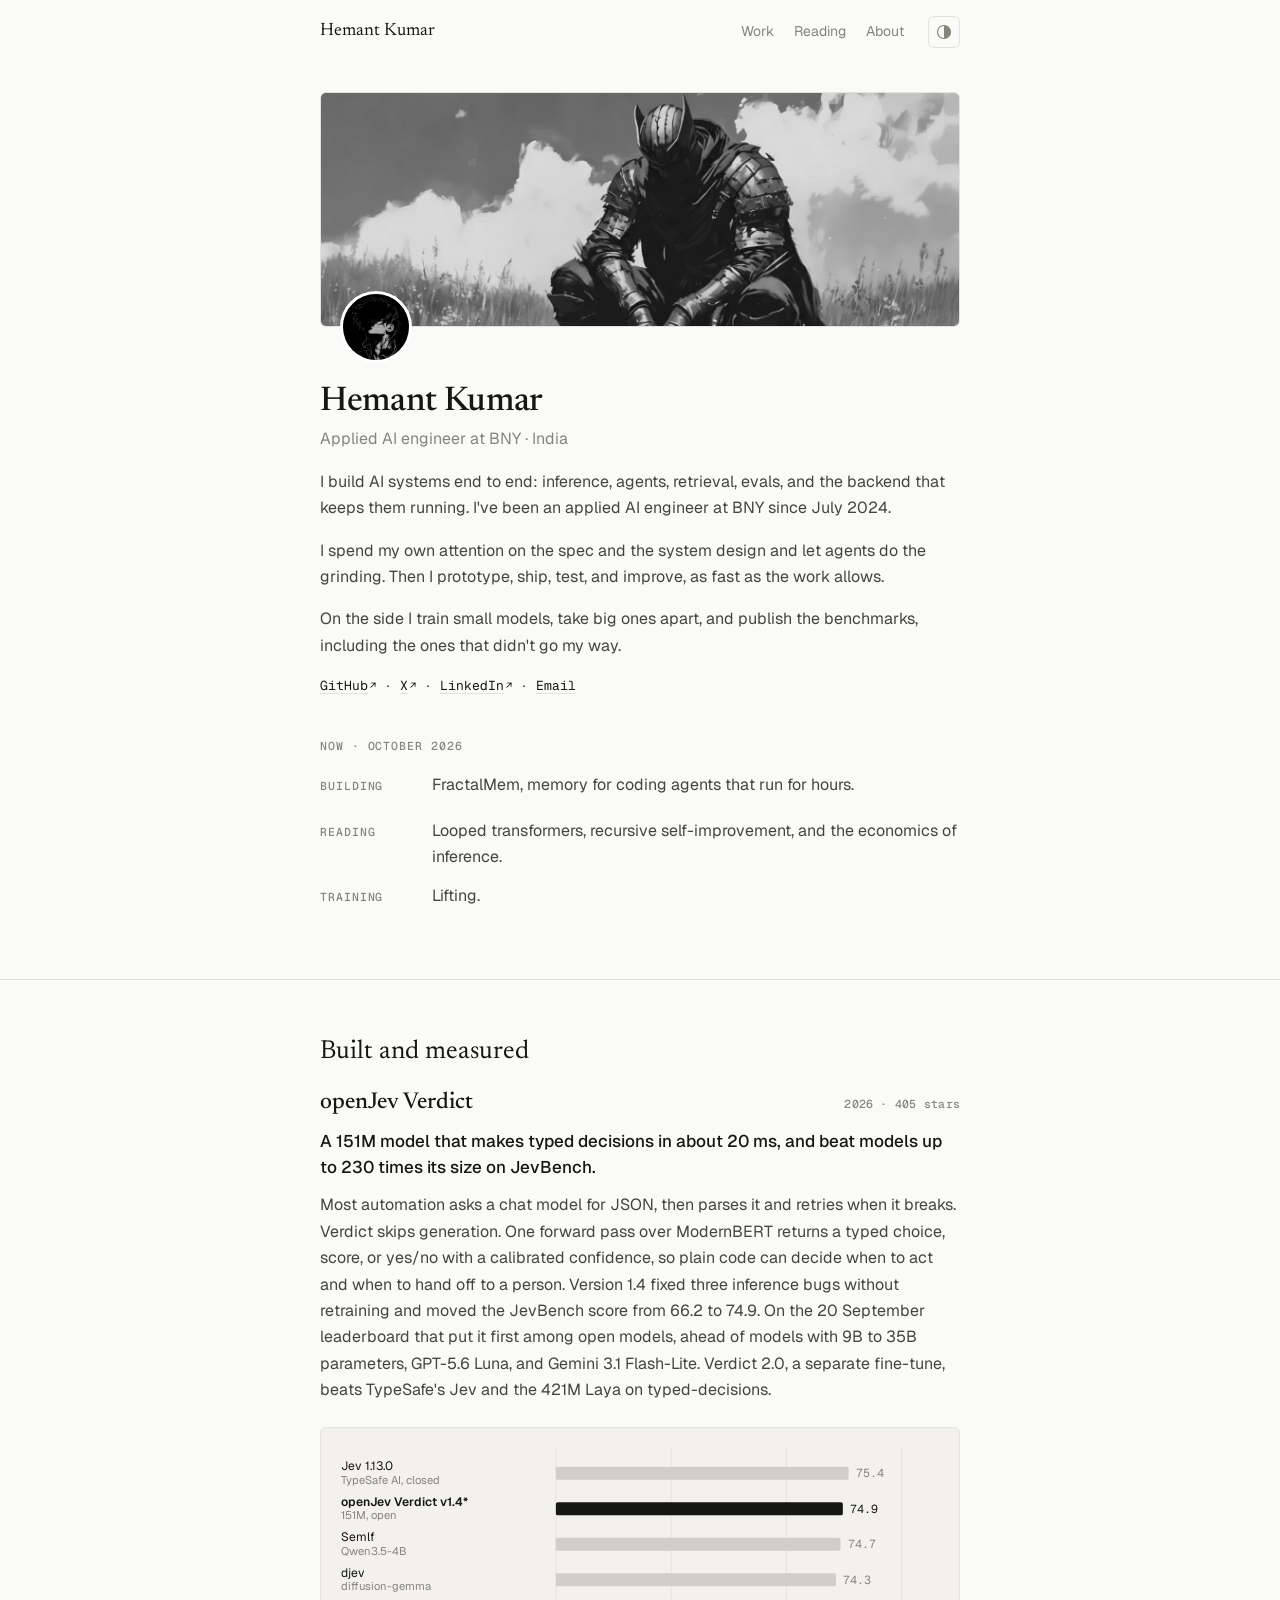
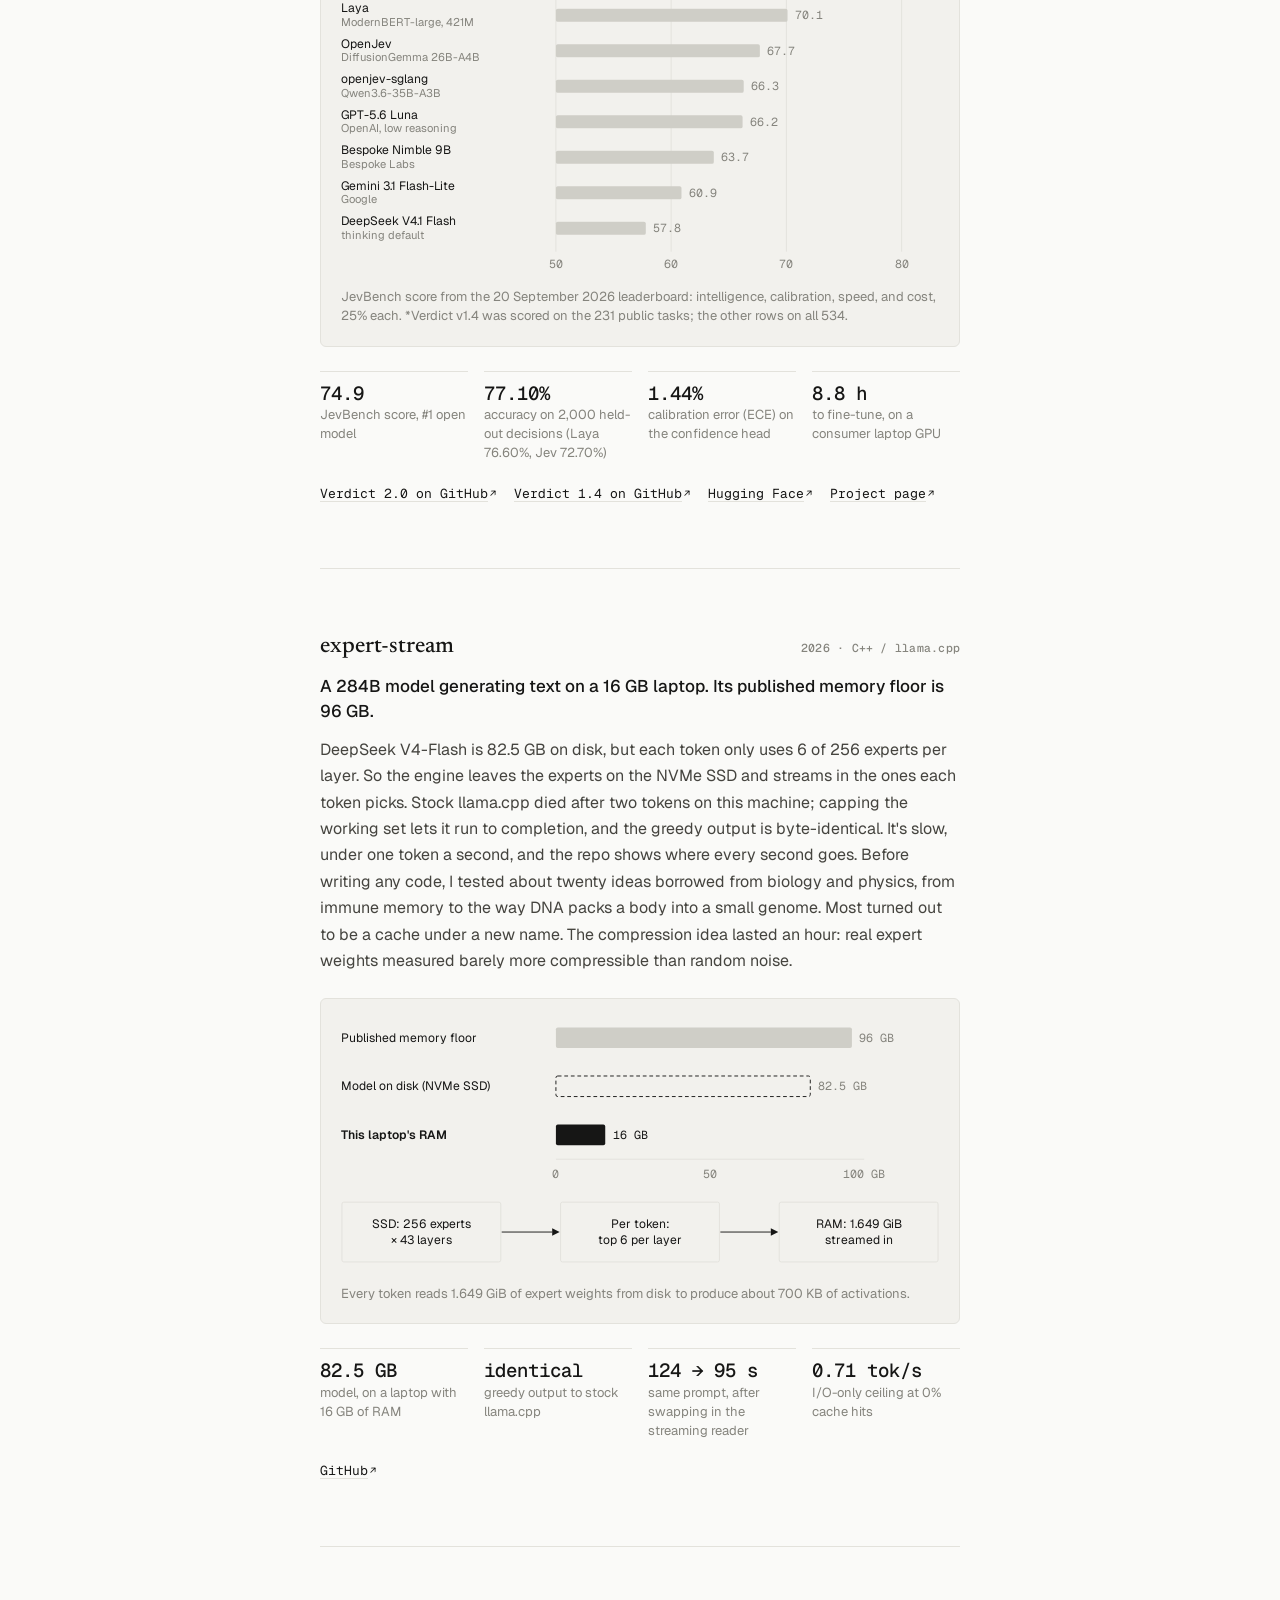
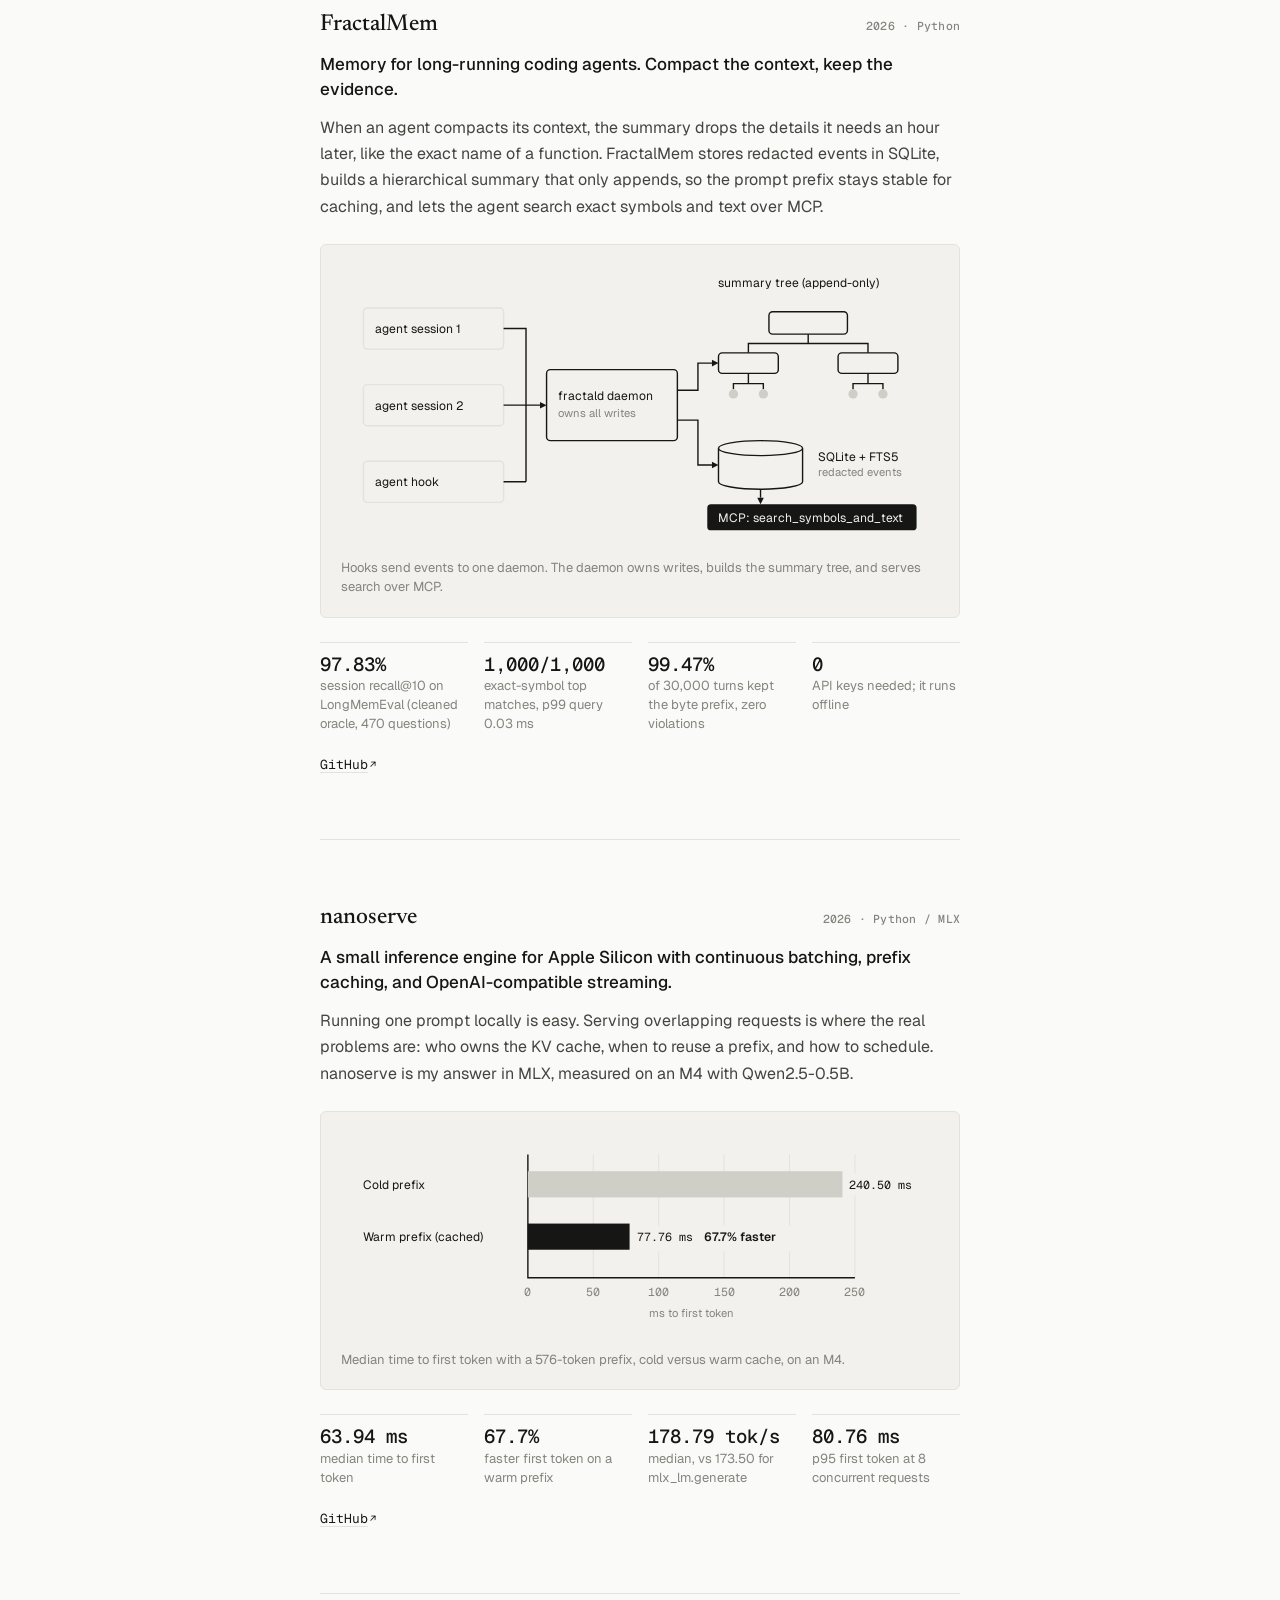
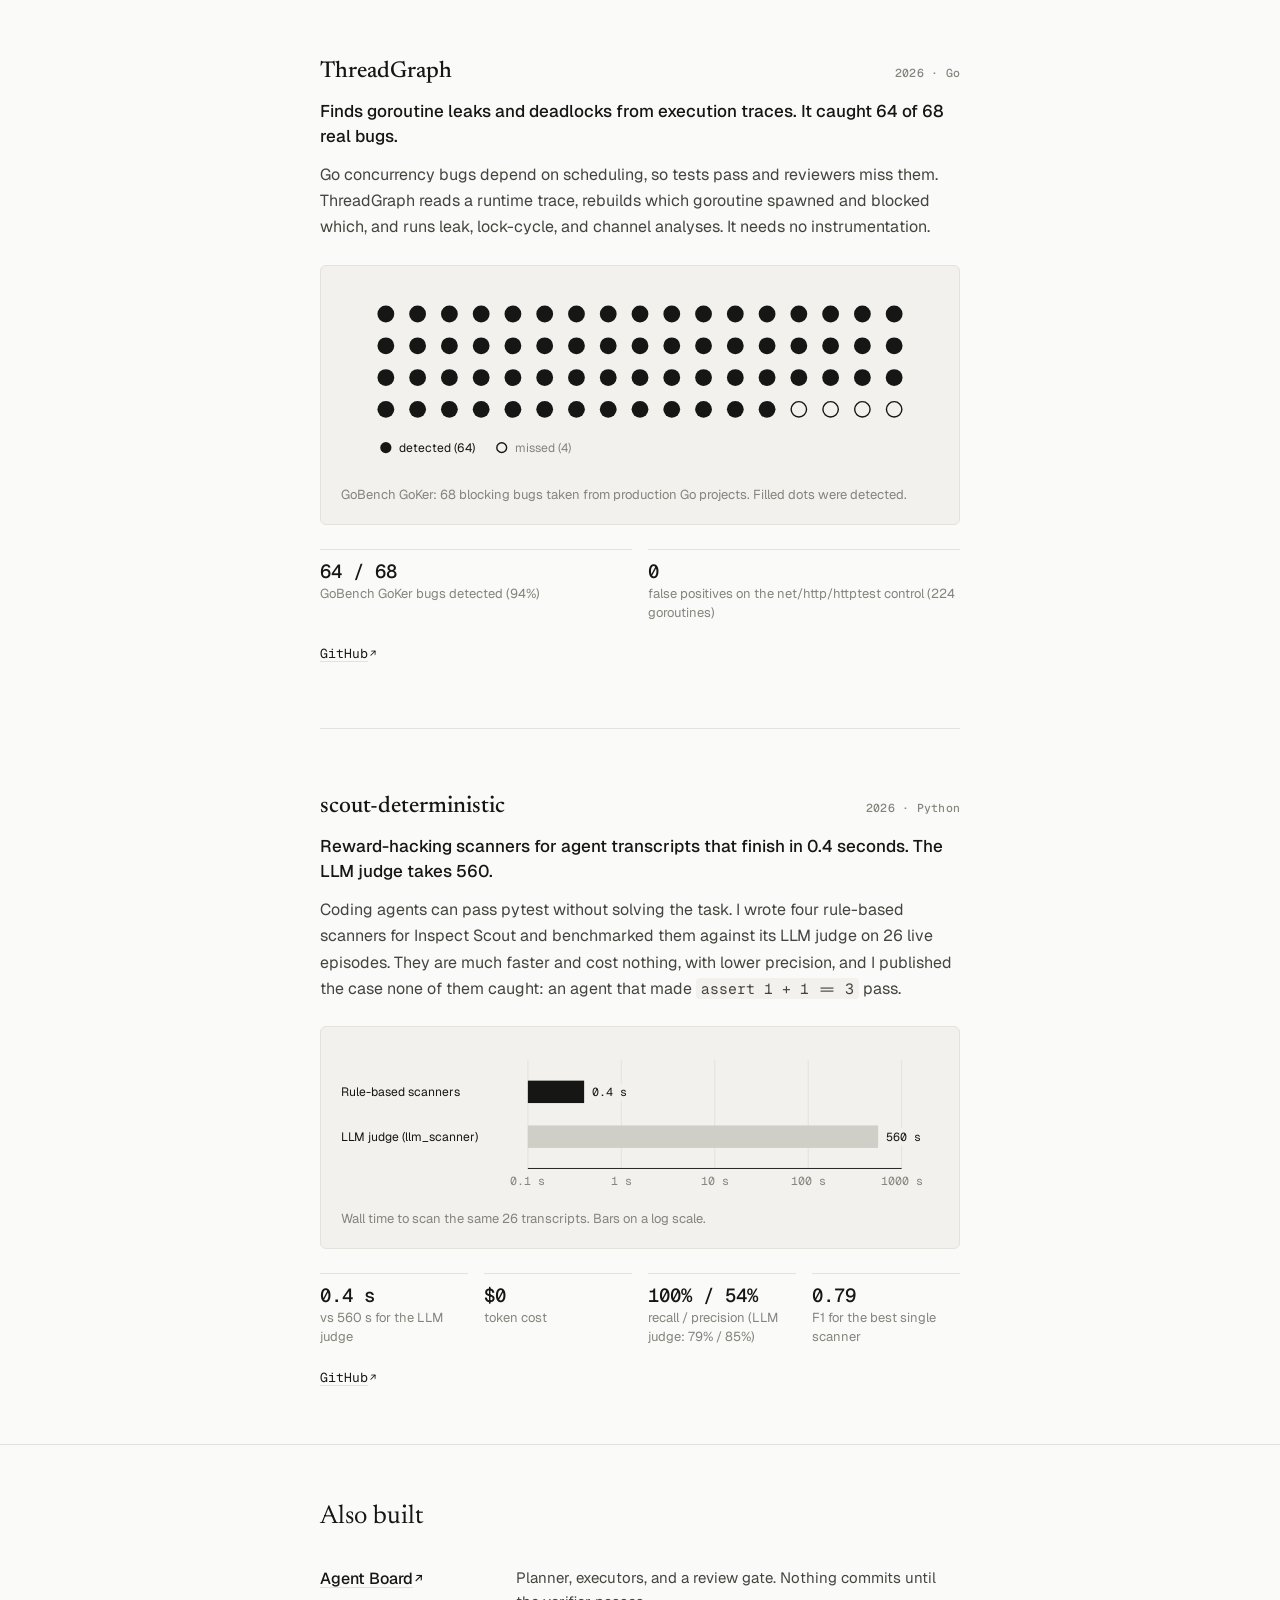
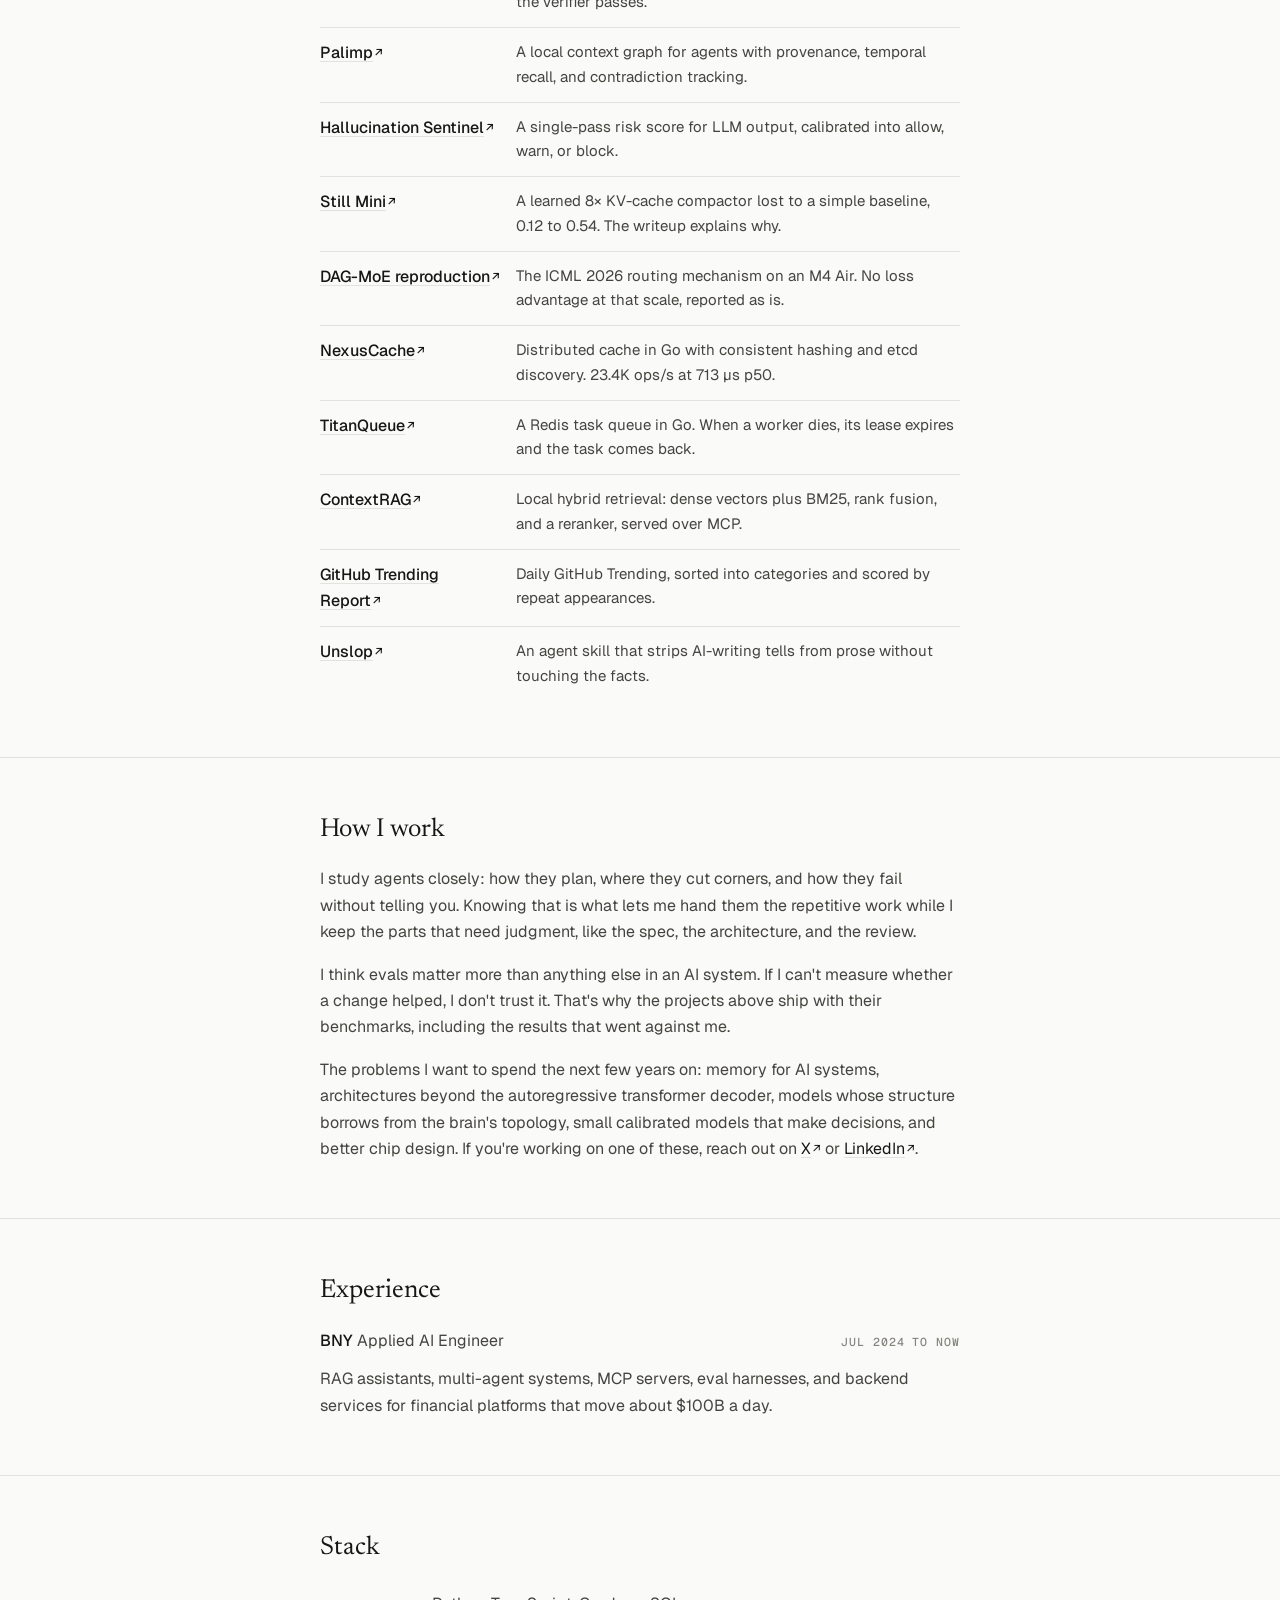
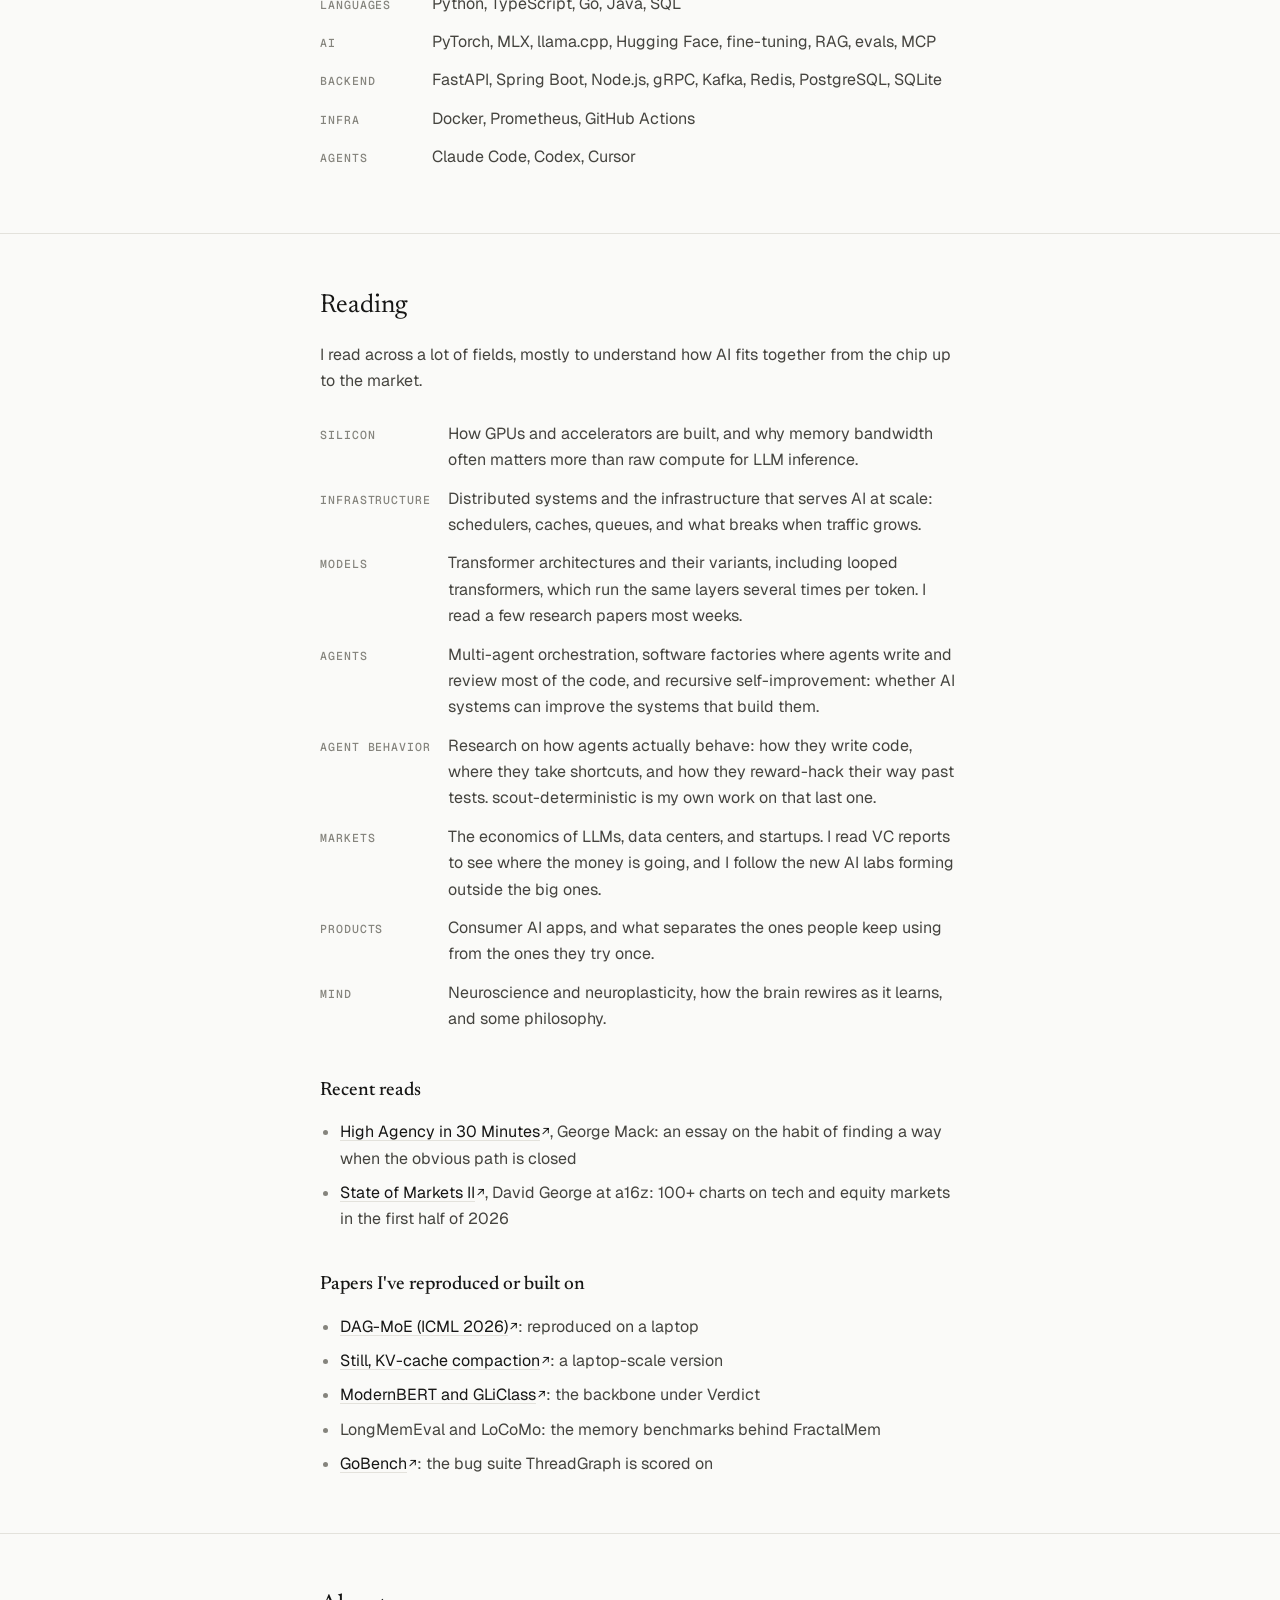
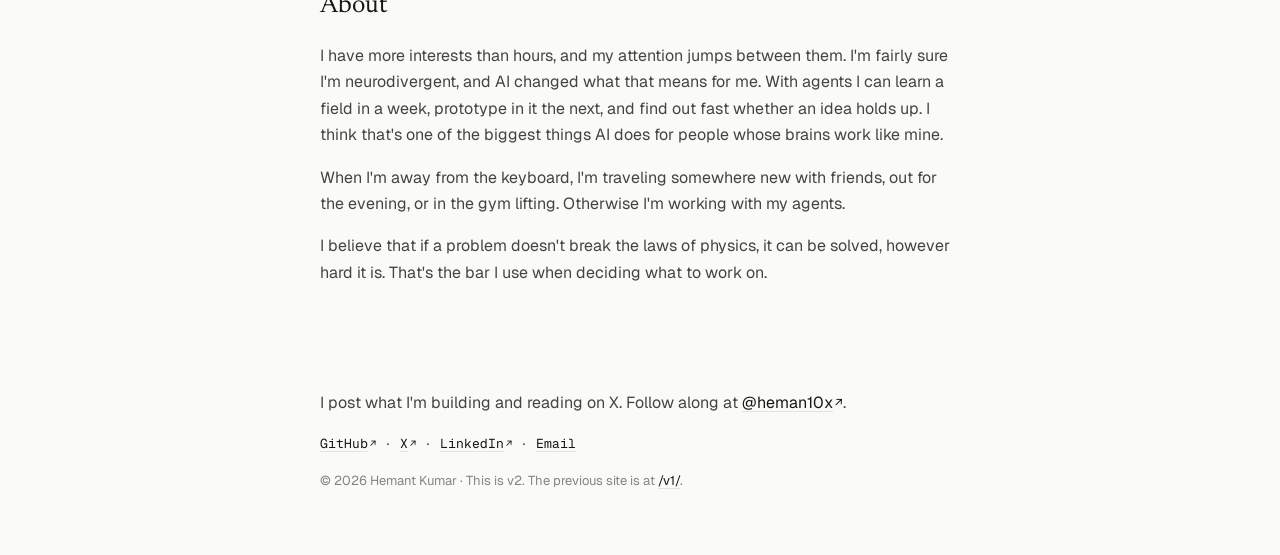
<file: index.html>
<!doctype html>
<html lang="en">
<head>
<meta charset="utf-8">
<meta name="viewport" content="width=device-width, initial-scale=1">
<title>Hemant Kumar</title>
<meta name="description" content="Applied AI engineer at BNY. I build inference engines, agent memory, small calibrated models, and the evals that keep them honest.">
<meta name="theme-color" content="#fafaf8" media="(prefers-color-scheme: light)">
<meta name="theme-color" content="#0b0b0a" media="(prefers-color-scheme: dark)">
<meta property="og:title" content="Hemant Kumar, applied AI engineer">
<meta property="og:description" content="Applied AI engineer at BNY. I build inference engines, agent memory, small calibrated models, and the evals that keep them honest.">
<meta property="og:type" content="website">
<meta property="og:url" content="https://heman10x-ngu.github.io/">
<meta name="twitter:card" content="summary">
<meta name="twitter:site" content="@heman10x">
<link rel="icon" href="data:image/svg+xml,%3Csvg xmlns='http://www.w3.org/2000/svg' viewBox='0 0 32 32'%3E%3Crect width='32' height='32' rx='7' fill='%23161615'/%3E%3Ctext x='16' y='23' text-anchor='middle' font-family='Newsreader,Georgia,serif' font-size='22' fill='%23fafaf8'%3EH%3C/text%3E%3C/svg%3E">
<link rel="preconnect" href="https://fonts.googleapis.com">
<link rel="preconnect" href="https://fonts.gstatic.com" crossorigin>
<link rel="stylesheet" href="https://fonts.googleapis.com/css2?family=Geist:wght@400;500;600&amp;family=Geist+Mono:wght@400;500&amp;family=Newsreader:opsz,wght@6..72,400;6..72,500&amp;display=swap">
<link rel="stylesheet" href="style.css?v=5">
<script>
  try {
    var saved = localStorage.getItem("theme");
    if (saved === "light" || saved === "dark") document.documentElement.dataset.theme = saved;
  } catch (e) {}
</script>
<script src="theme.js?v=5" defer></script>
<script src="motion.js?v=5" defer></script>
</head>
<body id="top">
<a class="skip-link" href="#work">Skip to work</a>

<header class="site-header">
  <div class="wrap header-row">
    <a class="brand" href="#top">Hemant Kumar</a>
    <div class="header-right">
      <nav class="site-nav" aria-label="Primary">
        <a href="#work">Work</a>
        <a href="#reading">Reading</a>
        <a href="#about">About</a>
      </nav>
      <button type="button" class="theme-toggle" id="theme-toggle" aria-label="Switch to dark theme">
        <svg viewBox="0 0 16 16" aria-hidden="true" focusable="false">
          <circle cx="8" cy="8" r="6.5" fill="none" stroke="currentColor" stroke-width="1.2"/>
          <path d="M8 1.5a6.5 6.5 0 0 1 0 13z" fill="currentColor"/>
        </svg>
      </button>
    </div>
  </div>
</header>

<main>
  <div class="intro">
    <div class="wrap">
      <figure class="banner" tabindex="0">
        <img src="banner-knight.webp?v=5" alt="A knight in dark armor kneeling in a field of blue flowers under a summer sky" width="1360" height="687">
      </figure>
      <img class="avatar" src="/hemant-avatar-halftone.webp" alt="Hemant Kumar" width="72" height="72">
      <h1>Hemant Kumar</h1>
      <p class="lead">Applied AI engineer at BNY · India</p>
      <p>I build AI systems end to end: inference, agents, retrieval, evals, and the backend that keeps them running. I've been an applied AI engineer at BNY since July 2024.</p>
      <p>I spend my own attention on the spec and the system design and let agents do the grinding. Then I prototype, ship, test, and improve, as fast as the work allows.</p>
      <p>On the side I train small models, take big ones apart, and publish the benchmarks, including the ones that didn't go my way.</p>
      <p class="links"><a href="https://github.com/Heman10x-NGU" target="_blank" rel="noopener"><span class="nw">GitHub<span class="ext" aria-hidden="true">↗</span></span></a> · <a href="https://x.com/heman10x" target="_blank" rel="noopener"><span class="nw">X<span class="ext" aria-hidden="true">↗</span></span></a> · <a href="https://www.linkedin.com/in/heman10x/" target="_blank" rel="noopener"><span class="nw">LinkedIn<span class="ext" aria-hidden="true">↗</span></span></a> · <a href="mailto:heman10x@gmail.com">Email</a></p>

      <div class="now">
        <p class="label">Now · October 2026</p>
        <dl class="rows">
          <div><dt class="label">Building</dt><dd>FractalMem, memory for coding agents that run for hours.</dd></div>
          <div><dt class="label">Reading</dt><dd>Looped transformers, recursive self-improvement, and the economics of inference.</dd></div>
          <div><dt class="label">Training</dt><dd>Lifting.</dd></div>
        </dl>
      </div>
    </div>
  </div>

  <section class="section" id="work" aria-labelledby="work-title">
    <div class="wrap">
      <h2 id="work-title">Built and measured</h2>

      <article class="project" id="p-verdict">
        <div class="project-head">
          <h3>openJev Verdict</h3>
          <p class="label">2026 · 405 stars</p>
        </div>
        <p class="hook">A 151M model that makes typed decisions in about 20 ms, and beat models up to 230 times its size on JevBench.</p>
        <p class="project-body">Most automation asks a chat model for JSON, then parses it and retries when it breaks. Verdict skips generation. One forward pass over ModernBERT returns a typed choice, score, or yes/no with a calibrated confidence, so plain code can decide when to act and when to hand off to a person. Version 1.4 fixed three inference bugs without retraining and moved the JevBench score from 66.2 to 74.9. On the 20 September leaderboard that put it first among open models, ahead of models with 9B to 35B parameters, GPT-5.6 Luna, and Gemini 3.1 Flash-Lite. Verdict 2.0, a separate fine-tune, beats TypeSafe's Jev and the 421M Laya on typed-decisions.</p>
        <figure class="fig">
          <div class="fig-art" data-fig="verdict">
<div class="fig-wide">
<svg xmlns="http://www.w3.org/2000/svg" viewBox="0 0 640 456" width="100%" role="img" aria-labelledby="verdict-title verdict-desc">
  <title id="verdict-title">JevBench scores, 20 September 2026 leaderboard</title>
  <desc id="verdict-desc">Horizontal bars of JevBench scores on an axis from 50 to 80. Jev 1.13.0 (TypeSafe AI, closed) scores 75.4. openJev Verdict v1.4* (151M, open) scores 74.9. Semlf (Qwen3.5-4B) scores 74.7. djev (diffusion-gemma) scores 74.3. Laya (ModernBERT-large, 421M) scores 70.1. OpenJev (DiffusionGemma 26B-A4B) scores 67.7. openjev-sglang (Qwen3.6-35B-A3B) scores 66.3. GPT-5.6 Luna (OpenAI, low reasoning) scores 66.2. Bespoke Nimble 9B (Bespoke Labs) scores 63.7. Gemini 3.1 Flash-Lite (Google) scores 60.9. DeepSeek V4.1 Flash (thinking default) scores 57.8. openJev Verdict v1.4, a 151M model, is highlighted.</desc>
  <line class="f-line" x1="230.0" y1="0" x2="230.0" y2="432"/>
  <line class="f-line" x1="353.3" y1="0" x2="353.3" y2="432"/>
  <line class="f-line" x1="476.7" y1="0" x2="476.7" y2="432"/>
  <line class="f-line" x1="600.0" y1="0" x2="600.0" y2="432"/>
  <text class="f-label f-ink" x="0" y="24">Jev 1.13.0</text>
  <text class="f-small f-muted" x="0" y="38">TypeSafe AI, closed</text>
  <rect class="f-bar" x="230" y="20" width="313.3" height="14" rx="2"/>
  <text class="f-num f-muted" x="551.3" y="31.5">75.4</text>
  <text class="f-label f-ink" x="0" y="62" font-weight="600">openJev Verdict v1.4*</text>
  <text class="f-small f-muted" x="0" y="76">151M, open</text>
  <rect class="f-ink" x="230" y="58" width="307.1" height="14" rx="2"/>
  <text class="f-num f-ink" x="545.1" y="69.5">74.9</text>
  <text class="f-label f-ink" x="0" y="100">Semlf</text>
  <text class="f-small f-muted" x="0" y="114">Qwen3.5-4B</text>
  <rect class="f-bar" x="230" y="96" width="304.6" height="14" rx="2"/>
  <text class="f-num f-muted" x="542.6" y="107.5">74.7</text>
  <text class="f-label f-ink" x="0" y="138">djev</text>
  <text class="f-small f-muted" x="0" y="152">diffusion-gemma</text>
  <rect class="f-bar" x="230" y="134" width="299.7" height="14" rx="2"/>
  <text class="f-num f-muted" x="537.7" y="145.5">74.3</text>
  <text class="f-label f-ink" x="0" y="176">Laya</text>
  <text class="f-small f-muted" x="0" y="190">ModernBERT-large, 421M</text>
  <rect class="f-bar" x="230" y="172" width="247.9" height="14" rx="2"/>
  <text class="f-num f-muted" x="485.9" y="183.5">70.1</text>
  <text class="f-label f-ink" x="0" y="214">OpenJev</text>
  <text class="f-small f-muted" x="0" y="228">DiffusionGemma 26B-A4B</text>
  <rect class="f-bar" x="230" y="210" width="218.3" height="14" rx="2"/>
  <text class="f-num f-muted" x="456.3" y="221.5">67.7</text>
  <text class="f-label f-ink" x="0" y="252">openjev-sglang</text>
  <text class="f-small f-muted" x="0" y="266">Qwen3.6-35B-A3B</text>
  <rect class="f-bar" x="230" y="248" width="201.0" height="14" rx="2"/>
  <text class="f-num f-muted" x="439.0" y="259.5">66.3</text>
  <text class="f-label f-ink" x="0" y="290">GPT-5.6 Luna</text>
  <text class="f-small f-muted" x="0" y="304">OpenAI, low reasoning</text>
  <rect class="f-bar" x="230" y="286" width="199.8" height="14" rx="2"/>
  <text class="f-num f-muted" x="437.8" y="297.5">66.2</text>
  <text class="f-label f-ink" x="0" y="328">Bespoke Nimble 9B</text>
  <text class="f-small f-muted" x="0" y="342">Bespoke Labs</text>
  <rect class="f-bar" x="230" y="324" width="169.0" height="14" rx="2"/>
  <text class="f-num f-muted" x="407.0" y="335.5">63.7</text>
  <text class="f-label f-ink" x="0" y="366">Gemini 3.1 Flash-Lite</text>
  <text class="f-small f-muted" x="0" y="380">Google</text>
  <rect class="f-bar" x="230" y="362" width="134.4" height="14" rx="2"/>
  <text class="f-num f-muted" x="372.4" y="373.5">60.9</text>
  <text class="f-label f-ink" x="0" y="404">DeepSeek V4.1 Flash</text>
  <text class="f-small f-muted" x="0" y="418">thinking default</text>
  <rect class="f-bar" x="230" y="400" width="96.2" height="14" rx="2"/>
  <text class="f-num f-muted" x="334.2" y="411.5">57.8</text>
  <text class="f-num f-muted" x="230.0" y="450" text-anchor="middle">50</text>
  <text class="f-num f-muted" x="353.3" y="450" text-anchor="middle">60</text>
  <text class="f-num f-muted" x="476.7" y="450" text-anchor="middle">70</text>
  <text class="f-num f-muted" x="600.0" y="450" text-anchor="middle">80</text>
</svg>
</div>
<div class="fig-narrow">
<svg xmlns="http://www.w3.org/2000/svg" viewBox="0 0 340 524" width="100%" role="img" aria-labelledby="verdict-narrow-title verdict-narrow-desc">
  <title id="verdict-narrow-title">JevBench scores, 20 September 2026 leaderboard</title>
  <desc id="verdict-narrow-desc">Horizontal bars of JevBench scores on an axis from 50 to 80. Jev 1.13.0 (TypeSafe AI, closed) scores 75.4. openJev Verdict v1.4* (151M, open) scores 74.9. Semlf (Qwen3.5-4B) scores 74.7. djev (diffusion-gemma) scores 74.3. Laya (ModernBERT-large, 421M) scores 70.1. OpenJev (DiffusionGemma 26B-A4B) scores 67.7. openjev-sglang (Qwen3.6-35B-A3B) scores 66.3. GPT-5.6 Luna (OpenAI, low reasoning) scores 66.2. Bespoke Nimble 9B (Bespoke Labs) scores 63.7. Gemini 3.1 Flash-Lite (Google) scores 60.9. DeepSeek V4.1 Flash (thinking default) scores 57.8. openJev Verdict v1.4, a 151M model, is highlighted.</desc>
  <path class="f-line" d="M0 25V53M0 69V97M0 113V141M0 157V185M0 201V229M0 245V273M0 289V317M0 333V361M0 377V405M0 421V449M0 465V493"/>
  <path class="f-line" d="M100 25V53M100 69V97M100 113V141M100 157V185M100 201V229M100 245V273M100 289V317M100 333V361M100 377V405M100 421V449M100 465V493"/>
  <path class="f-line" d="M200 25V53M200 69V97M200 113V141M200 157V185M200 201V229M200 245V273M200 289V317M200 333V361M200 377V405M200 421V449M200 465V493"/>
  <path class="f-line" d="M300 25V53M300 69V97M300 113V141M300 157V185M300 201V229M300 245V273M300 289V317M300 333V361M300 377V405M300 421V449M300 465V493"/>
  <text class="f-label f-ink" x="0" y="20">Jev 1.13.0<tspan class="f-small f-muted" dx="8">TypeSafe AI, closed</tspan></text>
  <rect class="f-bar" x="0" y="28" width="254.0" height="14" rx="2"/>
  <rect class="f-bg" x="256.0" y="27" width="34" height="16"/>
  <text class="f-num f-muted" x="258.0" y="39.5">75.4</text>
  <text class="f-label f-ink" x="0" y="64" font-weight="600">openJev Verdict v1.4*<tspan class="f-small f-muted" font-weight="400" dx="8">151M, open</tspan></text>
  <rect class="f-ink" x="0" y="72" width="249.0" height="14" rx="2"/>
  <rect class="f-bg" x="251.0" y="71" width="34" height="16"/>
  <text class="f-num f-ink" x="253.0" y="83.5">74.9</text>
  <text class="f-label f-ink" x="0" y="108">Semlf<tspan class="f-small f-muted" dx="8">Qwen3.5-4B</tspan></text>
  <rect class="f-bar" x="0" y="116" width="247.0" height="14" rx="2"/>
  <rect class="f-bg" x="249.0" y="115" width="34" height="16"/>
  <text class="f-num f-muted" x="251.0" y="127.5">74.7</text>
  <text class="f-label f-ink" x="0" y="152">djev<tspan class="f-small f-muted" dx="8">diffusion-gemma</tspan></text>
  <rect class="f-bar" x="0" y="160" width="243.0" height="14" rx="2"/>
  <rect class="f-bg" x="245.0" y="159" width="34" height="16"/>
  <text class="f-num f-muted" x="247.0" y="171.5">74.3</text>
  <text class="f-label f-ink" x="0" y="196">Laya<tspan class="f-small f-muted" dx="8">ModernBERT-large, 421M</tspan></text>
  <rect class="f-bar" x="0" y="204" width="201.0" height="14" rx="2"/>
  <rect class="f-bg" x="203.0" y="203" width="34" height="16"/>
  <text class="f-num f-muted" x="205.0" y="215.5">70.1</text>
  <text class="f-label f-ink" x="0" y="240">OpenJev<tspan class="f-small f-muted" dx="8">DiffusionGemma 26B-A4B</tspan></text>
  <rect class="f-bar" x="0" y="248" width="177.0" height="14" rx="2"/>
  <rect class="f-bg" x="179.0" y="247" width="34" height="16"/>
  <text class="f-num f-muted" x="181.0" y="259.5">67.7</text>
  <text class="f-label f-ink" x="0" y="284">openjev-sglang<tspan class="f-small f-muted" dx="8">Qwen3.6-35B-A3B</tspan></text>
  <rect class="f-bar" x="0" y="292" width="163.0" height="14" rx="2"/>
  <rect class="f-bg" x="165.0" y="291" width="34" height="16"/>
  <text class="f-num f-muted" x="167.0" y="303.5">66.3</text>
  <text class="f-label f-ink" x="0" y="328">GPT-5.6 Luna<tspan class="f-small f-muted" dx="8">OpenAI, low reasoning</tspan></text>
  <rect class="f-bar" x="0" y="336" width="162.0" height="14" rx="2"/>
  <rect class="f-bg" x="164.0" y="335" width="34" height="16"/>
  <text class="f-num f-muted" x="166.0" y="347.5">66.2</text>
  <text class="f-label f-ink" x="0" y="372">Bespoke Nimble 9B<tspan class="f-small f-muted" dx="8">Bespoke Labs</tspan></text>
  <rect class="f-bar" x="0" y="380" width="137.0" height="14" rx="2"/>
  <rect class="f-bg" x="139.0" y="379" width="34" height="16"/>
  <text class="f-num f-muted" x="141.0" y="391.5">63.7</text>
  <text class="f-label f-ink" x="0" y="416">Gemini 3.1 Flash-Lite<tspan class="f-small f-muted" dx="8">Google</tspan></text>
  <rect class="f-bar" x="0" y="424" width="109.0" height="14" rx="2"/>
  <rect class="f-bg" x="111.0" y="423" width="34" height="16"/>
  <text class="f-num f-muted" x="113.0" y="435.5">60.9</text>
  <text class="f-label f-ink" x="0" y="460">DeepSeek V4.1 Flash<tspan class="f-small f-muted" dx="8">thinking default</tspan></text>
  <rect class="f-bar" x="0" y="468" width="78.0" height="14" rx="2"/>
  <rect class="f-bg" x="80.0" y="467" width="34" height="16"/>
  <text class="f-num f-muted" x="82.0" y="479.5">57.8</text>
  <text class="f-num f-muted" x="0" y="518" text-anchor="start">50</text>
  <text class="f-num f-muted" x="100" y="518" text-anchor="middle">60</text>
  <text class="f-num f-muted" x="200" y="518" text-anchor="middle">70</text>
  <text class="f-num f-muted" x="300" y="518" text-anchor="end">80</text>
</svg>
</div>
</div><!-- /fig-art -->
          <figcaption>JevBench score from the 20 September 2026 leaderboard: intelligence, calibration, speed, and cost, 25% each. *Verdict v1.4 was scored on the 231 public tasks; the other rows on all 534.</figcaption>
        </figure>
        <dl class="stats">
          <div><dt>74.9</dt><dd>JevBench score, #1 open model</dd></div>
          <div><dt>77.10%</dt><dd>accuracy on 2,000 held-out decisions (Laya 76.60%, Jev 72.70%)</dd></div>
          <div><dt>1.44%</dt><dd>calibration error (ECE) on the confidence head</dd></div>
          <div><dt>8.8 h</dt><dd>to fine-tune, on a consumer laptop GPU</dd></div>
        </dl>
        <p class="project-links">
          <a href="https://github.com/Heman10x-NGU/openJev-verdict-2.0" target="_blank" rel="noopener">Verdict 2.0 on <span class="nw">GitHub<span class="ext" aria-hidden="true">↗</span></span></a>
          <a href="https://github.com/Heman10x-NGU/Verdict-open-jev" target="_blank" rel="noopener">Verdict 1.4 on <span class="nw">GitHub<span class="ext" aria-hidden="true">↗</span></span></a>
          <a href="https://huggingface.co/heman10x/rlcd-modernbert-151m" target="_blank" rel="noopener">Hugging <span class="nw">Face<span class="ext" aria-hidden="true">↗</span></span></a>
          <a href="https://heman10x-ngu.github.io/openJev-verdict-2.0/" target="_blank" rel="noopener">Project <span class="nw">page<span class="ext" aria-hidden="true">↗</span></span></a>
        </p>
      </article>

      <article class="project" id="p-expert-stream">
        <div class="project-head">
          <h3>expert-stream</h3>
          <p class="label">2026 · C++ / llama.cpp</p>
        </div>
        <p class="hook">A 284B model generating text on a 16 GB laptop. Its published memory floor is 96 GB.</p>
        <p class="project-body">DeepSeek V4-Flash is 82.5 GB on disk, but each token only uses 6 of 256 experts per layer. So the engine leaves the experts on the NVMe SSD and streams in the ones each token picks. Stock llama.cpp died after two tokens on this machine; capping the working set lets it run to completion, and the greedy output is byte-identical. It's slow, under one token a second, and the repo shows where every second goes. Before writing any code, I tested about twenty ideas borrowed from biology and physics, from immune memory to the way DNA packs a body into a small genome. Most turned out to be a cache under a new name. The compression idea lasted an hour: real expert weights measured barely more compressible than random noise.</p>
        <figure class="fig">
          <div class="fig-art" data-fig="expert-stream">
<div class="fig-wide">
<svg xmlns="http://www.w3.org/2000/svg" viewBox="0 0 640 270" width="100%" role="img" aria-labelledby="expert-stream-title expert-stream-desc">
  <title id="expert-stream-title">An 82.5 GB model streamed from SSD into 16 GB of RAM</title>
  <desc id="expert-stream-desc">Three bars on one 0 to 100 GB scale: published memory floor of 96 GB, model on disk of 82.5 GB shown as a dashed outline, and this laptop's RAM of 16 GB, highlighted. Below, a flow: the SSD holds 256 experts across 43 layers, each token uses the top 6 per layer, and 1.649 GiB is streamed into RAM.</desc>

  <text class="f-label f-ink" x="0" y="24.5">Published memory floor</text>
  <rect class="f-bar" x="230" y="9" width="316.8" height="22" rx="2"/>
  <text class="f-num f-muted" x="554.8" y="24.5">96 GB</text>

  <text class="f-label f-ink" x="0" y="76.5">Model on disk (NVMe SSD)</text>
  <rect class="f-stroke" x="230" y="61" width="272.25" height="22" rx="2" stroke-dasharray="4 3"/>
  <text class="f-num f-muted" x="510.25" y="76.5">82.5 GB</text>

  <text class="f-label f-ink" x="0" y="128.5" font-weight="600">This laptop's RAM</text>
  <rect class="f-ink" x="230" y="113" width="52.8" height="22" rx="2"/>
  <text class="f-num f-ink" x="290.8" y="128.5">16 GB</text>

  <line class="f-line" x1="230" y1="150" x2="560" y2="150"/>
  <text class="f-num f-muted" x="230" y="170" text-anchor="middle">0</text>
  <text class="f-num f-muted" x="395" y="170" text-anchor="middle">50</text>
  <text class="f-num f-muted" x="560" y="170" text-anchor="middle">100 GB</text>

  <rect class="f-bg" x="1" y="196" width="170" height="64" rx="2"/>
  <rect class="f-line" x="1" y="196" width="170" height="64" rx="2"/>
  <text class="f-label f-ink" text-anchor="middle"><tspan x="86" y="224">SSD: 256 experts</tspan><tspan x="86" y="241">&#215; 43 layers</tspan></text>

  <line class="f-stroke" x1="172" y1="228" x2="226" y2="228"/>
  <path class="f-ink" d="M226 224 L234 228 L226 232 Z"/>

  <rect class="f-bg" x="235" y="196" width="170" height="64" rx="2"/>
  <rect class="f-line" x="235" y="196" width="170" height="64" rx="2"/>
  <text class="f-label f-ink" text-anchor="middle"><tspan x="320" y="224">Per token:</tspan><tspan x="320" y="241">top 6 per layer</tspan></text>

  <line class="f-stroke" x1="406" y1="228" x2="460" y2="228"/>
  <path class="f-ink" d="M460 224 L468 228 L460 232 Z"/>

  <rect class="f-bg" x="469" y="196" width="170" height="64" rx="2"/>
  <rect class="f-line" x="469" y="196" width="170" height="64" rx="2"/>
  <text class="f-label f-ink" text-anchor="middle"><tspan x="554" y="224">RAM: 1.649 GiB</tspan><tspan x="554" y="241">streamed in</tspan></text>
</svg>
</div>
<div class="fig-narrow">
<svg xmlns="http://www.w3.org/2000/svg" viewBox="0 0 340 438" width="100%" role="img" aria-labelledby="expert-stream-narrow-title expert-stream-narrow-desc">
  <title id="expert-stream-narrow-title">An 82.5 GB model streamed from SSD into 16 GB of RAM</title>
  <desc id="expert-stream-narrow-desc">Three bars on one 0 to 100 GB scale: published memory floor of 96 GB, model on disk of 82.5 GB shown as a dashed outline, and this laptop's RAM of 16 GB, highlighted. Below, a flow: the SSD holds 256 experts across 43 layers, each token uses the top 6 per layer, and 1.649 GiB is streamed into RAM.</desc>

  <text class="f-label f-ink" x="0" y="18">Published memory floor</text>
  <rect class="f-bar" x="0" y="24" width="278.4" height="22" rx="2"/>
  <text class="f-num f-muted" x="286.4" y="39.5">96 GB</text>

  <text class="f-label f-ink" x="0" y="72">Model on disk (NVMe SSD)</text>
  <rect class="f-stroke" x="0" y="80" width="239.25" height="22" rx="2" stroke-dasharray="4 3"/>
  <text class="f-num f-muted" x="247.25" y="95.5">82.5 GB</text>

  <text class="f-label f-ink" x="0" y="128" font-weight="600">This laptop's RAM</text>
  <rect class="f-ink" x="0" y="136" width="46.4" height="22" rx="2"/>
  <text class="f-num f-ink" x="54.4" y="151.5">16 GB</text>

  <line class="f-line" x1="0" y1="172" x2="290" y2="172"/>
  <text class="f-num f-muted" x="0" y="192">0</text>
  <text class="f-num f-muted" x="145" y="192" text-anchor="middle">50</text>
  <text class="f-num f-muted" x="290" y="192" text-anchor="middle">100 GB</text>

  <rect class="f-bg" x="1" y="218" width="338" height="56" rx="2"/>
  <rect class="f-line" x="1" y="218" width="338" height="56" rx="2"/>
  <text class="f-label f-ink" text-anchor="middle"><tspan x="170" y="242">SSD: 256 experts</tspan><tspan x="170" y="260">&#215; 43 layers</tspan></text>

  <line class="f-stroke" x1="170" y1="274" x2="170" y2="288"/>
  <path class="f-ink" d="M166.5 288 L170 295 L173.5 288 Z"/>

  <rect class="f-bg" x="1" y="296" width="338" height="56" rx="2"/>
  <rect class="f-line" x="1" y="296" width="338" height="56" rx="2"/>
  <text class="f-label f-ink" text-anchor="middle"><tspan x="170" y="320">Per token:</tspan><tspan x="170" y="338">top 6 per layer</tspan></text>

  <line class="f-stroke" x1="170" y1="352" x2="170" y2="366"/>
  <path class="f-ink" d="M166.5 366 L170 373 L173.5 366 Z"/>

  <rect class="f-bg" x="1" y="374" width="338" height="56" rx="2"/>
  <rect class="f-line" x="1" y="374" width="338" height="56" rx="2"/>
  <text class="f-label f-ink" text-anchor="middle"><tspan x="170" y="398">RAM: 1.649 GiB</tspan><tspan x="170" y="416">streamed in</tspan></text>
</svg>
</div>
</div><!-- /fig-art -->
          <figcaption>Every token reads 1.649 GiB of expert weights from disk to produce about 700 KB of activations.</figcaption>
        </figure>
        <dl class="stats">
          <div><dt>82.5 GB</dt><dd>model, on a laptop with 16 GB of RAM</dd></div>
          <div><dt>identical</dt><dd>greedy output to stock llama.cpp</dd></div>
          <div><dt>124 → 95 s</dt><dd>same prompt, after swapping in the streaming reader</dd></div>
          <div><dt>0.71 tok/s</dt><dd>I/O-only ceiling at 0% cache hits</dd></div>
        </dl>
        <p class="project-links">
          <a href="https://github.com/Heman10x-NGU/expert-stream" target="_blank" rel="noopener"><span class="nw">GitHub<span class="ext" aria-hidden="true">↗</span></span></a>
        </p>
      </article>

      <article class="project" id="p-fractalmem">
        <div class="project-head">
          <h3>FractalMem</h3>
          <p class="label">2026 · Python</p>
        </div>
        <p class="hook">Memory for long-running coding agents. Compact the context, keep the evidence.</p>
        <p class="project-body">When an agent compacts its context, the summary drops the details it needs an hour later, like the exact name of a function. FractalMem stores redacted events in SQLite, builds a hierarchical summary that only appends, so the prompt prefix stays stable for caching, and lets the agent search exact symbols and text over MCP.</p>
        <figure class="fig">
          <div class="fig-art" data-fig="fractalmem">
<div class="fig-wide">
<svg xmlns="http://www.w3.org/2000/svg" viewBox="0 0 640 300" width="100%" role="img">
  <title>Fractalmem mechanism</title>
  <desc>Three agent sessions and an agent hook feed the fractald daemon, which owns all writes. The daemon appends to a summary tree and to a SQLite database with FTS5 full-text search that stores redacted events. The MCP tool search_symbols_and_text reads from that database.</desc>
  <rect class="f-bg" x="24" y="46" width="150" height="44" rx="4"/>
  <rect class="f-line" x="24" y="46" width="150" height="44" rx="4" stroke-width="1.5"/>
  <text class="f-label f-ink" x="36" y="73">agent session 1</text>
  <rect class="f-bg" x="24" y="128" width="150" height="44" rx="4"/>
  <rect class="f-line" x="24" y="128" width="150" height="44" rx="4" stroke-width="1.5"/>
  <text class="f-label f-ink" x="36" y="155">agent session 2</text>
  <rect class="f-bg" x="24" y="210" width="150" height="44" rx="4"/>
  <rect class="f-line" x="24" y="210" width="150" height="44" rx="4" stroke-width="1.5"/>
  <text class="f-label f-ink" x="36" y="237">agent hook</text>
  <path class="f-stroke" stroke-width="1.5" d="M174 68 H198 V232 M174 150 H213 M174 232 H198"/>
  <path class="f-ink" d="M213 146.5 L220 150 L213 153.5 Z"/>
  <rect class="f-bg" x="220" y="112" width="140" height="76" rx="4"/>
  <rect class="f-stroke" x="220" y="112" width="140" height="76" rx="4" stroke-width="1.5"/>
  <text class="f-label f-ink" x="232" y="145">fractald daemon</text>
  <text class="f-small f-muted" x="232" y="163">owns all writes</text>
  <path class="f-stroke" stroke-width="1.5" d="M360 134 H382 V105 H397 M360 166 H382 V214 H397"/>
  <path class="f-ink" d="M397 101.5 L404 105 L397 108.5 Z"/>
  <path class="f-ink" d="M397 210.5 L404 214 L397 217.5 Z"/>
  <text class="f-label f-ink" x="404" y="24">summary tree (append-only)</text>
  <path class="f-stroke" stroke-width="1.5" d="M500 74 V84 H436 V94 M500 84 H564 V94 M436 116 V127 H420 V133 M436 127 H452 V133 M564 116 V127 H548 V133 M564 127 H580 V133"/>
  <rect class="f-stroke" x="458" y="50" width="84" height="24" rx="4" stroke-width="1.5"/>
  <rect class="f-stroke" x="404" y="94" width="64" height="22" rx="4" stroke-width="1.5"/>
  <rect class="f-stroke" x="532" y="94" width="64" height="22" rx="4" stroke-width="1.5"/>
  <circle class="f-bar" cx="420" cy="138" r="5"/>
  <circle class="f-bar" cx="452" cy="138" r="5"/>
  <circle class="f-bar" cx="548" cy="138" r="5"/>
  <circle class="f-bar" cx="580" cy="138" r="5"/>
  <path class="f-stroke" stroke-width="1.5" d="M404 196 A45 8 0 0 1 494 196 A45 8 0 0 1 404 196 Z M404 196 V232 A45 8 0 0 0 494 232 V196"/>
  <text class="f-label f-ink" x="510" y="210">SQLite + FTS5</text>
  <text class="f-small f-muted" x="510" y="226">redacted events</text>
  <path class="f-stroke" stroke-width="1.5" d="M449 240 V249"/>
  <path class="f-ink" d="M445.5 249 L449 256 L452.5 249 Z"/>
  <rect class="f-ink" x="392" y="256" width="224" height="28" rx="4"/>
  <text class="f-label f-bg" x="404" y="275">MCP: search_symbols_and_text</text>
</svg>
</div>
<div class="fig-narrow">
<svg xmlns="http://www.w3.org/2000/svg" viewBox="0 0 340 428" width="100%" role="img">
  <title>Fractalmem mechanism</title>
  <desc>Three agent sessions and an agent hook feed the fractald daemon, which owns all writes. The daemon appends to a summary tree and to a SQLite database with FTS5 full-text search that stores redacted events. The MCP tool search_symbols_and_text reads from that database.</desc>

  <rect class="f-bg" x="1" y="8" width="296" height="34" rx="4"/>
  <rect class="f-line" x="1" y="8" width="296" height="34" rx="4" stroke-width="1.5"/>
  <text class="f-label f-ink" x="149" y="30" text-anchor="middle">agent session 1</text>
  <rect class="f-bg" x="1" y="50" width="296" height="34" rx="4"/>
  <rect class="f-line" x="1" y="50" width="296" height="34" rx="4" stroke-width="1.5"/>
  <text class="f-label f-ink" x="149" y="72" text-anchor="middle">agent session 2</text>
  <rect class="f-bg" x="1" y="92" width="296" height="34" rx="4"/>
  <rect class="f-line" x="1" y="92" width="296" height="34" rx="4" stroke-width="1.5"/>
  <text class="f-label f-ink" x="149" y="114" text-anchor="middle">agent hook</text>
  <path class="f-stroke" stroke-width="1.5" d="M297 25 H320 V150 H170 V152 M297 67 H320 M297 109 H320"/>
  <path class="f-ink" d="M165 152 H175 L170 160 Z"/>

  <rect class="f-bg" x="1" y="160" width="338" height="56" rx="4"/>
  <rect class="f-stroke" x="1" y="160" width="338" height="56" rx="4" stroke-width="1.5"/>
  <text class="f-label f-ink" x="170" y="184" text-anchor="middle">fractald daemon</text>
  <text class="f-small f-muted" x="170" y="201" text-anchor="middle">owns all writes</text>

  <path class="f-stroke" stroke-width="1.5" d="M170 216 V229 H94 V234 M170 229 H270 V234"/>
  <path class="f-ink" d="M90.5 234 L94 241 L97.5 234 Z"/>
  <path class="f-ink" d="M266.5 234 L270 241 L273.5 234 Z"/>

  <text class="f-label f-ink" x="0" y="256">summary tree (append-only)</text>
  <path class="f-stroke" stroke-width="1.5" d="M94 304 V314 H48 V324 M94 314 H140 V324 M48 346 V357 H32 V363 M48 357 H64 V363 M140 346 V357 H124 V363 M140 357 H156 V363"/>
  <rect class="f-stroke" x="52" y="280" width="84" height="24" rx="4" stroke-width="1.5"/>
  <rect class="f-stroke" x="16" y="324" width="64" height="22" rx="4" stroke-width="1.5"/>
  <rect class="f-stroke" x="108" y="324" width="64" height="22" rx="4" stroke-width="1.5"/>
  <circle class="f-bar" cx="32" cy="368" r="5"/>
  <circle class="f-bar" cx="64" cy="368" r="5"/>
  <circle class="f-bar" cx="124" cy="368" r="5"/>
  <circle class="f-bar" cx="156" cy="368" r="5"/>

  <path class="f-stroke" stroke-width="1.5" d="M210 249 A60 8 0 0 1 330 249 A60 8 0 0 1 210 249 Z M210 249 V289 A60 8 0 0 0 330 289 V249"/>
  <text class="f-label f-ink" x="270" y="271" text-anchor="middle">SQLite + FTS5</text>
  <text class="f-small f-muted" x="270" y="288" text-anchor="middle">redacted events</text>
  <path class="f-stroke" stroke-width="1.5" d="M270 297 V383"/>
  <path class="f-ink" d="M266.5 383 L270 390 L273.5 383 Z"/>

  <rect class="f-ink" x="1" y="390" width="338" height="30" rx="4"/>
  <text class="f-label f-bg" x="170" y="410" text-anchor="middle">MCP: search_symbols_and_text</text>
</svg>
</div>
</div><!-- /fig-art -->
          <figcaption>Hooks send events to one daemon. The daemon owns writes, builds the summary tree, and serves search over MCP.</figcaption>
        </figure>
        <dl class="stats">
          <div><dt>97.83%</dt><dd>session recall@10 on LongMemEval (cleaned oracle, 470 questions)</dd></div>
          <div><dt>1,000/1,000</dt><dd>exact-symbol top matches, p99 query 0.03 ms</dd></div>
          <div><dt>99.47%</dt><dd>of 30,000 turns kept the byte prefix, zero violations</dd></div>
          <div><dt>0</dt><dd>API keys needed; it runs offline</dd></div>
        </dl>
        <p class="project-links">
          <a href="https://github.com/Heman10x-NGU/fractal-mem" target="_blank" rel="noopener"><span class="nw">GitHub<span class="ext" aria-hidden="true">↗</span></span></a>
        </p>
      </article>

      <article class="project" id="p-nanoserve">
        <div class="project-head">
          <h3>nanoserve</h3>
          <p class="label">2026 · Python / MLX</p>
        </div>
        <p class="hook">A small inference engine for Apple Silicon with continuous batching, prefix caching, and OpenAI-compatible streaming.</p>
        <p class="project-body">Running one prompt locally is easy. Serving overlapping requests is where the real problems are: who owns the KV cache, when to reuse a prefix, and how to schedule. nanoserve is my answer in MLX, measured on an M4 with Qwen2.5-0.5B.</p>
        <figure class="fig">
          <div class="fig-art" data-fig="nanoserve">
<div class="fig-wide">
<svg xmlns="http://www.w3.org/2000/svg" viewBox="0 0 640 220" width="100%" role="img">
  <title>Time to first token, cold prefix and warm prefix</title>
  <desc>Two horizontal bars share a 0 to 250 ms axis. The cold prefix takes 240.50 ms to first token. The warm prefix with cache takes 77.76 ms, which is 67.7% faster.</desc>
  <path class="f-line" d="M270 24 V156 M340 24 V156 M410 24 V156 M480 24 V156 M550 24 V156"/>
  <path class="f-stroke" stroke-width="1.5" d="M200 24 V156 H550"/>
  <rect class="f-bar" x="200" y="42" width="336.7" height="28"/>
  <text class="f-label f-ink" x="24" y="61">Cold prefix</text>
  <rect class="f-bg" x="540" y="44" width="76" height="24"/>
  <text class="f-num f-ink" x="544" y="61">240.50 ms</text>
  <rect class="f-ink" x="200" y="98" width="108.86" height="28"/>
  <text class="f-label f-ink" x="24" y="117">Warm prefix (cached)</text>
  <rect class="f-bg" x="312" y="100" width="180" height="28"/>
  <text class="f-num f-ink" x="317" y="117">77.76 ms</text>
  <text class="f-label f-ink" x="388" y="117" font-weight="600">67.7% faster</text>
  <text class="f-num f-muted" x="200" y="176" text-anchor="middle">0</text>
  <text class="f-num f-muted" x="270" y="176" text-anchor="middle">50</text>
  <text class="f-num f-muted" x="340" y="176" text-anchor="middle">100</text>
  <text class="f-num f-muted" x="410" y="176" text-anchor="middle">150</text>
  <text class="f-num f-muted" x="480" y="176" text-anchor="middle">200</text>
  <text class="f-num f-muted" x="550" y="176" text-anchor="middle">250</text>
  <text class="f-small f-muted" x="375" y="198" text-anchor="middle">ms to first token</text>
</svg>
</div>
<div class="fig-narrow">
<svg xmlns="http://www.w3.org/2000/svg" viewBox="0 0 340 192" width="100%" role="img">
  <title>Time to first token, cold prefix and warm prefix</title>
  <desc>Two horizontal bars share a 0 to 250 ms axis. The cold prefix takes 240.50 ms to first token. The warm prefix with cache takes 77.76 ms, which is 67.7% faster.</desc>
  <text class="f-label f-ink" x="0" y="18">Cold prefix</text>
  <rect class="f-bar" x="0" y="26" width="288.6" height="28"/>
  <text class="f-num f-ink" x="280.6" y="44.5" text-anchor="end">240.50 ms</text>
  <text class="f-label f-ink" x="0" y="80">Warm prefix (cached)</text>
  <rect class="f-ink" x="0" y="88" width="93.31" height="28"/>
  <text class="f-num f-bg" x="85.31" y="106.5" text-anchor="end">77.76 ms</text>
  <text class="f-label f-ink" x="103.31" y="106.68" font-weight="600">67.7% faster</text>
  <path class="f-stroke" stroke-width="1.5" d="M0 140 H300"/>
  <path class="f-stroke" d="M0 140 V146 M60 140 V146 M120 140 V146 M180 140 V146 M240 140 V146 M300 140 V146"/>
  <text class="f-num f-muted" x="0" y="160">0</text>
  <text class="f-num f-muted" x="60" y="160" text-anchor="middle">50</text>
  <text class="f-num f-muted" x="120" y="160" text-anchor="middle">100</text>
  <text class="f-num f-muted" x="180" y="160" text-anchor="middle">150</text>
  <text class="f-num f-muted" x="240" y="160" text-anchor="middle">200</text>
  <text class="f-num f-muted" x="300" y="160" text-anchor="middle">250</text>
  <text class="f-small f-muted" x="150" y="182" text-anchor="middle">ms to first token</text>
</svg>
</div>
</div><!-- /fig-art -->
          <figcaption>Median time to first token with a 576-token prefix, cold versus warm cache, on an M4.</figcaption>
        </figure>
        <dl class="stats">
          <div><dt>63.94 ms</dt><dd>median time to first token</dd></div>
          <div><dt>67.7%</dt><dd>faster first token on a warm prefix</dd></div>
          <div><dt>178.79 tok/s</dt><dd>median, vs 173.50 for mlx_lm.generate</dd></div>
          <div><dt>80.76 ms</dt><dd>p95 first token at 8 concurrent requests</dd></div>
        </dl>
        <p class="project-links">
          <a href="https://github.com/Heman10x-NGU/nanoserve" target="_blank" rel="noopener"><span class="nw">GitHub<span class="ext" aria-hidden="true">↗</span></span></a>
        </p>
      </article>

      <article class="project" id="p-threadgraph">
        <div class="project-head">
          <h3>ThreadGraph</h3>
          <p class="label">2026 · Go</p>
        </div>
        <p class="hook">Finds goroutine leaks and deadlocks from execution traces. It caught 64 of 68 real bugs.</p>
        <p class="project-body">Go concurrency bugs depend on scheduling, so tests pass and reviewers miss them. ThreadGraph reads a runtime trace, rebuilds which goroutine spawned and blocked which, and runs leak, lock-cycle, and channel analyses. It needs no instrumentation.</p>
        <figure class="fig">
          <div class="fig-art" data-fig="threadgraph">
<div class="fig-wide">
<svg xmlns="http://www.w3.org/2000/svg" viewBox="0 0 640 200" width="100%" role="img">
  <title>Detection of 68 GoBench GoKer blocking bugs: 64 detected, 4 missed</title>
  <desc>A grid of 68 dots, 17 columns by 4 rows, one dot per blocking bug. The 64 filled dots are detected. The 4 outlined dots at the end of the last row are missed.</desc>
  <circle cx="48" cy="30" r="9" class="f-ink"/>
  <circle cx="82" cy="30" r="9" class="f-ink"/>
  <circle cx="116" cy="30" r="9" class="f-ink"/>
  <circle cx="150" cy="30" r="9" class="f-ink"/>
  <circle cx="184" cy="30" r="9" class="f-ink"/>
  <circle cx="218" cy="30" r="9" class="f-ink"/>
  <circle cx="252" cy="30" r="9" class="f-ink"/>
  <circle cx="286" cy="30" r="9" class="f-ink"/>
  <circle cx="320" cy="30" r="9" class="f-ink"/>
  <circle cx="354" cy="30" r="9" class="f-ink"/>
  <circle cx="388" cy="30" r="9" class="f-ink"/>
  <circle cx="422" cy="30" r="9" class="f-ink"/>
  <circle cx="456" cy="30" r="9" class="f-ink"/>
  <circle cx="490" cy="30" r="9" class="f-ink"/>
  <circle cx="524" cy="30" r="9" class="f-ink"/>
  <circle cx="558" cy="30" r="9" class="f-ink"/>
  <circle cx="592" cy="30" r="9" class="f-ink"/>
  <circle cx="48" cy="64" r="9" class="f-ink"/>
  <circle cx="82" cy="64" r="9" class="f-ink"/>
  <circle cx="116" cy="64" r="9" class="f-ink"/>
  <circle cx="150" cy="64" r="9" class="f-ink"/>
  <circle cx="184" cy="64" r="9" class="f-ink"/>
  <circle cx="218" cy="64" r="9" class="f-ink"/>
  <circle cx="252" cy="64" r="9" class="f-ink"/>
  <circle cx="286" cy="64" r="9" class="f-ink"/>
  <circle cx="320" cy="64" r="9" class="f-ink"/>
  <circle cx="354" cy="64" r="9" class="f-ink"/>
  <circle cx="388" cy="64" r="9" class="f-ink"/>
  <circle cx="422" cy="64" r="9" class="f-ink"/>
  <circle cx="456" cy="64" r="9" class="f-ink"/>
  <circle cx="490" cy="64" r="9" class="f-ink"/>
  <circle cx="524" cy="64" r="9" class="f-ink"/>
  <circle cx="558" cy="64" r="9" class="f-ink"/>
  <circle cx="592" cy="64" r="9" class="f-ink"/>
  <circle cx="48" cy="98" r="9" class="f-ink"/>
  <circle cx="82" cy="98" r="9" class="f-ink"/>
  <circle cx="116" cy="98" r="9" class="f-ink"/>
  <circle cx="150" cy="98" r="9" class="f-ink"/>
  <circle cx="184" cy="98" r="9" class="f-ink"/>
  <circle cx="218" cy="98" r="9" class="f-ink"/>
  <circle cx="252" cy="98" r="9" class="f-ink"/>
  <circle cx="286" cy="98" r="9" class="f-ink"/>
  <circle cx="320" cy="98" r="9" class="f-ink"/>
  <circle cx="354" cy="98" r="9" class="f-ink"/>
  <circle cx="388" cy="98" r="9" class="f-ink"/>
  <circle cx="422" cy="98" r="9" class="f-ink"/>
  <circle cx="456" cy="98" r="9" class="f-ink"/>
  <circle cx="490" cy="98" r="9" class="f-ink"/>
  <circle cx="524" cy="98" r="9" class="f-ink"/>
  <circle cx="558" cy="98" r="9" class="f-ink"/>
  <circle cx="592" cy="98" r="9" class="f-ink"/>
  <circle cx="48" cy="132" r="9" class="f-ink"/>
  <circle cx="82" cy="132" r="9" class="f-ink"/>
  <circle cx="116" cy="132" r="9" class="f-ink"/>
  <circle cx="150" cy="132" r="9" class="f-ink"/>
  <circle cx="184" cy="132" r="9" class="f-ink"/>
  <circle cx="218" cy="132" r="9" class="f-ink"/>
  <circle cx="252" cy="132" r="9" class="f-ink"/>
  <circle cx="286" cy="132" r="9" class="f-ink"/>
  <circle cx="320" cy="132" r="9" class="f-ink"/>
  <circle cx="354" cy="132" r="9" class="f-ink"/>
  <circle cx="388" cy="132" r="9" class="f-ink"/>
  <circle cx="422" cy="132" r="9" class="f-ink"/>
  <circle cx="456" cy="132" r="9" class="f-ink"/>
  <circle cx="490" cy="132" r="8.25" class="f-stroke" fill="none" stroke-width="1.5"/>
  <circle cx="524" cy="132" r="8.25" class="f-stroke" fill="none" stroke-width="1.5"/>
  <circle cx="558" cy="132" r="8.25" class="f-stroke" fill="none" stroke-width="1.5"/>
  <circle cx="592" cy="132" r="8.25" class="f-stroke" fill="none" stroke-width="1.5"/>
  <circle cx="48" cy="173" r="6" class="f-ink"/>
  <text x="62" y="178" class="f-label f-ink">detected (64)</text>
  <circle cx="172" cy="173" r="5.25" class="f-stroke" fill="none" stroke-width="1.5"/>
  <text x="186" y="178" class="f-label f-muted">missed (4)</text>
</svg>
</div>
<div class="fig-narrow">
<svg xmlns="http://www.w3.org/2000/svg" viewBox="0 0 340 248" width="100%" role="img">
  <title>Detection of 68 GoBench GoKer blocking bugs: 64 detected, 4 missed</title>
  <desc>A grid of 68 dots, 10 columns by 7 rows, one dot per blocking bug. The 64 filled dots are detected. The 4 outlined dots at the end of the last row are missed.</desc>
  <circle cx="12" cy="12" r="9" class="f-ink"/>
  <circle cx="42" cy="12" r="9" class="f-ink"/>
  <circle cx="72" cy="12" r="9" class="f-ink"/>
  <circle cx="102" cy="12" r="9" class="f-ink"/>
  <circle cx="132" cy="12" r="9" class="f-ink"/>
  <circle cx="162" cy="12" r="9" class="f-ink"/>
  <circle cx="192" cy="12" r="9" class="f-ink"/>
  <circle cx="222" cy="12" r="9" class="f-ink"/>
  <circle cx="252" cy="12" r="9" class="f-ink"/>
  <circle cx="282" cy="12" r="9" class="f-ink"/>
  <circle cx="12" cy="42" r="9" class="f-ink"/>
  <circle cx="42" cy="42" r="9" class="f-ink"/>
  <circle cx="72" cy="42" r="9" class="f-ink"/>
  <circle cx="102" cy="42" r="9" class="f-ink"/>
  <circle cx="132" cy="42" r="9" class="f-ink"/>
  <circle cx="162" cy="42" r="9" class="f-ink"/>
  <circle cx="192" cy="42" r="9" class="f-ink"/>
  <circle cx="222" cy="42" r="9" class="f-ink"/>
  <circle cx="252" cy="42" r="9" class="f-ink"/>
  <circle cx="282" cy="42" r="9" class="f-ink"/>
  <circle cx="12" cy="72" r="9" class="f-ink"/>
  <circle cx="42" cy="72" r="9" class="f-ink"/>
  <circle cx="72" cy="72" r="9" class="f-ink"/>
  <circle cx="102" cy="72" r="9" class="f-ink"/>
  <circle cx="132" cy="72" r="9" class="f-ink"/>
  <circle cx="162" cy="72" r="9" class="f-ink"/>
  <circle cx="192" cy="72" r="9" class="f-ink"/>
  <circle cx="222" cy="72" r="9" class="f-ink"/>
  <circle cx="252" cy="72" r="9" class="f-ink"/>
  <circle cx="282" cy="72" r="9" class="f-ink"/>
  <circle cx="12" cy="102" r="9" class="f-ink"/>
  <circle cx="42" cy="102" r="9" class="f-ink"/>
  <circle cx="72" cy="102" r="9" class="f-ink"/>
  <circle cx="102" cy="102" r="9" class="f-ink"/>
  <circle cx="132" cy="102" r="9" class="f-ink"/>
  <circle cx="162" cy="102" r="9" class="f-ink"/>
  <circle cx="192" cy="102" r="9" class="f-ink"/>
  <circle cx="222" cy="102" r="9" class="f-ink"/>
  <circle cx="252" cy="102" r="9" class="f-ink"/>
  <circle cx="282" cy="102" r="9" class="f-ink"/>
  <circle cx="12" cy="132" r="9" class="f-ink"/>
  <circle cx="42" cy="132" r="9" class="f-ink"/>
  <circle cx="72" cy="132" r="9" class="f-ink"/>
  <circle cx="102" cy="132" r="9" class="f-ink"/>
  <circle cx="132" cy="132" r="9" class="f-ink"/>
  <circle cx="162" cy="132" r="9" class="f-ink"/>
  <circle cx="192" cy="132" r="9" class="f-ink"/>
  <circle cx="222" cy="132" r="9" class="f-ink"/>
  <circle cx="252" cy="132" r="9" class="f-ink"/>
  <circle cx="282" cy="132" r="9" class="f-ink"/>
  <circle cx="12" cy="162" r="9" class="f-ink"/>
  <circle cx="42" cy="162" r="9" class="f-ink"/>
  <circle cx="72" cy="162" r="9" class="f-ink"/>
  <circle cx="102" cy="162" r="9" class="f-ink"/>
  <circle cx="132" cy="162" r="9" class="f-ink"/>
  <circle cx="162" cy="162" r="9" class="f-ink"/>
  <circle cx="192" cy="162" r="9" class="f-ink"/>
  <circle cx="222" cy="162" r="9" class="f-ink"/>
  <circle cx="252" cy="162" r="9" class="f-ink"/>
  <circle cx="282" cy="162" r="9" class="f-ink"/>
  <circle cx="12" cy="192" r="9" class="f-ink"/>
  <circle cx="42" cy="192" r="9" class="f-ink"/>
  <circle cx="72" cy="192" r="9" class="f-ink"/>
  <circle cx="102" cy="192" r="9" class="f-ink"/>
  <circle cx="132" cy="192" r="8.25" class="f-stroke" fill="none" stroke-width="1.5"/>
  <circle cx="162" cy="192" r="8.25" class="f-stroke" fill="none" stroke-width="1.5"/>
  <circle cx="192" cy="192" r="8.25" class="f-stroke" fill="none" stroke-width="1.5"/>
  <circle cx="222" cy="192" r="8.25" class="f-stroke" fill="none" stroke-width="1.5"/>
  <circle cx="12" cy="233" r="6" class="f-ink"/>
  <text x="26" y="237.68" class="f-label f-ink">detected (64)</text>
  <circle cx="135.85" cy="233" r="5.25" class="f-stroke" fill="none" stroke-width="1.5"/>
  <text x="149.85" y="237.68" class="f-label f-muted">missed (4)</text>
</svg>
</div>
</div><!-- /fig-art -->
          <figcaption>GoBench GoKer: 68 blocking bugs taken from production Go projects. Filled dots were detected.</figcaption>
        </figure>
        <dl class="stats">
          <div><dt>64 / 68</dt><dd>GoBench GoKer bugs detected (94%)</dd></div>
          <div><dt>0</dt><dd>false positives on the net/http/httptest control (224 goroutines)</dd></div>
        </dl>
        <p class="project-links">
          <a href="https://github.com/Heman10x-NGU/threadgraph" target="_blank" rel="noopener"><span class="nw">GitHub<span class="ext" aria-hidden="true">↗</span></span></a>
        </p>
      </article>

      <article class="project" id="p-scout">
        <div class="project-head">
          <h3>scout-deterministic</h3>
          <p class="label">2026 · Python</p>
        </div>
        <p class="hook">Reward-hacking scanners for agent transcripts that finish in 0.4 seconds. The LLM judge takes 560.</p>
        <p class="project-body">Coding agents can pass pytest without solving the task. I wrote four rule-based scanners for Inspect Scout and benchmarked them against its LLM judge on 26 live episodes. They are much faster and cost nothing, with lower precision, and I published the case none of them caught: an agent that made <code>assert 1 + 1 == 3</code> pass.</p>
        <figure class="fig">
          <div class="fig-art" data-fig="scout">
<div class="fig-wide">
<svg xmlns="http://www.w3.org/2000/svg" viewBox="0 0 640 160" width="100%" role="img">
  <title>Wall time on a log scale: rule-based scanners and the LLM judge</title>
  <desc>Two bars on a log axis from 0.1 s to 1000 s. Rule-based scanners take 0.4 s. The LLM judge (llm_scanner) takes 560 s. Both were timed on 26 transcripts on the same machine.</desc>
  <line x1="200" y1="14" x2="200" y2="130" class="f-line"/>
  <line x1="300" y1="14" x2="300" y2="130" class="f-line"/>
  <line x1="400" y1="14" x2="400" y2="130" class="f-line"/>
  <line x1="500" y1="14" x2="500" y2="130" class="f-line"/>
  <line x1="600" y1="14" x2="600" y2="130" class="f-line"/>
  <line x1="200" y1="130" x2="600" y2="130" class="f-stroke"/>
  <rect x="200" y="36" width="60.21" height="24" class="f-ink"/>
  <rect x="264.21" y="39" width="45.5" height="18" class="f-bg"/>
  <text x="268.21" y="52.5" class="f-num f-ink">0.4 s</text>
  <text x="0" y="52.5" class="f-label f-ink">Rule-based scanners</text>
  <rect x="200" y="84" width="374.82" height="24" class="f-bar"/>
  <rect x="578.82" y="87" width="45.5" height="18" class="f-bg"/>
  <text x="582.82" y="100.5" class="f-num f-ink">560 s</text>
  <text x="0" y="100.5" class="f-label f-ink">LLM judge (llm_scanner)</text>
  <text x="200" y="148" text-anchor="middle" class="f-num f-muted">0.1 s</text>
  <text x="300" y="148" text-anchor="middle" class="f-num f-muted">1 s</text>
  <text x="400" y="148" text-anchor="middle" class="f-num f-muted">10 s</text>
  <text x="500" y="148" text-anchor="middle" class="f-num f-muted">100 s</text>
  <text x="600" y="148" text-anchor="middle" class="f-num f-muted">1000 s</text>
</svg>
</div>
<div class="fig-narrow">
<svg xmlns="http://www.w3.org/2000/svg" viewBox="0 0 340 162" width="100%" role="img">
  <title>Wall time on a log scale: rule-based scanners and the LLM judge</title>
  <desc>Two bars on a log axis from 0.1 s to 1000 s. Rule-based scanners take 0.4 s. The LLM judge (llm_scanner) takes 560 s. Both were timed on 26 transcripts on the same machine.</desc>
  <text class="f-label f-ink" x="0" y="18">Rule-based scanners</text>
  <rect class="f-ink" x="0" y="26" width="43.65" height="24"/>
  <text class="f-num f-ink" x="49.65" y="42.5">0.4 s</text>
  <text class="f-label f-ink" x="0" y="80">LLM judge (llm_scanner)</text>
  <rect class="f-bar" x="0" y="88" width="271.74" height="24"/>
  <text class="f-num f-ink" x="277.74" y="104.5">560 s</text>
  <path class="f-stroke" d="M0 136 H290"/>
  <path class="f-stroke" d="M0 136 V141 M72.5 136 V141 M145 136 V141 M217.5 136 V141 M290 136 V141"/>
  <text class="f-num f-muted" x="0" y="154">0.1 s</text>
  <text class="f-num f-muted" x="72.5" y="154" text-anchor="middle">1 s</text>
  <text class="f-num f-muted" x="145" y="154" text-anchor="middle">10 s</text>
  <text class="f-num f-muted" x="217.5" y="154" text-anchor="middle">100 s</text>
  <text class="f-num f-muted" x="290" y="154" text-anchor="middle">1000 s</text>
</svg>
</div>
</div><!-- /fig-art -->
          <figcaption>Wall time to scan the same 26 transcripts. Bars on a log scale.</figcaption>
        </figure>
        <dl class="stats">
          <div><dt>0.4 s</dt><dd>vs 560 s for the LLM judge</dd></div>
          <div><dt>$0</dt><dd>token cost</dd></div>
          <div><dt>100% / 54%</dt><dd>recall / precision (LLM judge: 79% / 85%)</dd></div>
          <div><dt>0.79</dt><dd>F1 for the best single scanner</dd></div>
        </dl>
        <p class="project-links">
          <a href="https://github.com/Heman10x-NGU/scout-deterministic" target="_blank" rel="noopener"><span class="nw">GitHub<span class="ext" aria-hidden="true">↗</span></span></a>
        </p>
      </article>
    </div>
  </section>

  <section class="section" aria-labelledby="more-title">
    <div class="wrap">
      <h2 id="more-title">Also built</h2>
      <ul class="more">
        <li><a href="https://github.com/Heman10x-NGU/agent-board" target="_blank" rel="noopener">Agent <span class="nw">Board<span class="ext" aria-hidden="true">↗</span></span></a><span>Planner, executors, and a review gate. Nothing commits until the verifier passes.</span></li>
        <li><a href="https://github.com/Heman10x-NGU/palimp" target="_blank" rel="noopener"><span class="nw">Palimp<span class="ext" aria-hidden="true">↗</span></span></a><span>A local context graph for agents with provenance, temporal recall, and contradiction tracking.</span></li>
        <li><a href="https://github.com/Heman10x-NGU/hallucination-sentinel" target="_blank" rel="noopener">Hallucination <span class="nw">Sentinel<span class="ext" aria-hidden="true">↗</span></span></a><span>A single-pass risk score for LLM output, calibrated into allow, warn, or block.</span></li>
        <li><a href="https://github.com/Heman10x-NGU/still-mini-kv-compactor" target="_blank" rel="noopener">Still <span class="nw">Mini<span class="ext" aria-hidden="true">↗</span></span></a><span>A learned 8× KV-cache compactor lost to a simple baseline, 0.12 to 0.54. The writeup explains why.</span></li>
        <li><a href="https://github.com/Heman10x-NGU/dag-moe-reproduction" target="_blank" rel="noopener">DAG-MoE <span class="nw">reproduction<span class="ext" aria-hidden="true">↗</span></span></a><span>The ICML 2026 routing mechanism on an M4 Air. No loss advantage at that scale, reported as is.</span></li>
        <li><a href="https://github.com/Heman10x-NGU/NexusCache" target="_blank" rel="noopener"><span class="nw">NexusCache<span class="ext" aria-hidden="true">↗</span></span></a><span>Distributed cache in Go with consistent hashing and etcd discovery. 23.4K ops/s at 713 µs p50.</span></li>
        <li><a href="https://github.com/Heman10x-NGU/TitanQueue" target="_blank" rel="noopener"><span class="nw">TitanQueue<span class="ext" aria-hidden="true">↗</span></span></a><span>A Redis task queue in Go. When a worker dies, its lease expires and the task comes back.</span></li>
        <li><a href="https://github.com/Heman10x-NGU/context-rag" target="_blank" rel="noopener"><span class="nw">ContextRAG<span class="ext" aria-hidden="true">↗</span></span></a><span>Local hybrid retrieval: dense vectors plus BM25, rank fusion, and a reranker, served over MCP.</span></li>
        <li><a href="https://heman10x-ngu.github.io/github-trending-report/" target="_blank" rel="noopener">GitHub Trending <span class="nw">Report<span class="ext" aria-hidden="true">↗</span></span></a><span>Daily GitHub Trending, sorted into categories and scored by repeat appearances.</span></li>
        <li><a href="https://github.com/Heman10x-NGU/unslop" target="_blank" rel="noopener"><span class="nw">Unslop<span class="ext" aria-hidden="true">↗</span></span></a><span>An agent skill that strips AI-writing tells from prose without touching the facts.</span></li>
      </ul>
    </div>
  </section>

  <section class="section" id="how" aria-labelledby="how-title">
    <div class="wrap">
      <h2 id="how-title">How I work</h2>
      <p>I study agents closely: how they plan, where they cut corners, and how they fail without telling you. Knowing that is what lets me hand them the repetitive work while I keep the parts that need judgment, like the spec, the architecture, and the review.</p>
      <p>I think evals matter more than anything else in an AI system. If I can't measure whether a change helped, I don't trust it. That's why the projects above ship with their benchmarks, including the results that went against me.</p>
      <p>The problems I want to spend the next few years on: memory for AI systems, architectures beyond the autoregressive transformer decoder, models whose structure borrows from the brain's topology, small calibrated models that make decisions, and better chip design. If you're working on one of these, reach out on <a href="https://x.com/heman10x" target="_blank" rel="noopener"><span class="nw">X<span class="ext" aria-hidden="true">↗</span></span></a> or <a href="https://www.linkedin.com/in/heman10x/" target="_blank" rel="noopener"><span class="nw">LinkedIn<span class="ext" aria-hidden="true">↗</span></span></a>.</p>
    </div>
  </section>

  <section class="section" aria-labelledby="experience-title">
    <div class="wrap">
      <h2 id="experience-title">Experience</h2>
      <div class="job">
        <p><strong>BNY</strong> Applied AI Engineer</p>
        <p class="label">Jul 2024 to now</p>
      </div>
      <p class="job-note">RAG assistants, multi-agent systems, MCP servers, eval harnesses, and backend services for financial platforms that move about $100B a day.</p>
    </div>
  </section>

  <section class="section" aria-labelledby="stack-title">
    <div class="wrap">
      <h2 id="stack-title">Stack</h2>
      <dl class="rows">
        <div><dt class="label">Languages</dt><dd>Python, TypeScript, Go, Java, SQL</dd></div>
        <div><dt class="label">AI</dt><dd>PyTorch, MLX, llama.cpp, Hugging Face, fine-tuning, RAG, evals, MCP</dd></div>
        <div><dt class="label">Backend</dt><dd>FastAPI, Spring Boot, Node.js, gRPC, Kafka, Redis, PostgreSQL, SQLite</dd></div>
        <div><dt class="label">Infra</dt><dd>Docker, Prometheus, GitHub Actions</dd></div>
        <div><dt class="label">Agents</dt><dd>Claude Code, Codex, Cursor</dd></div>
      </dl>
    </div>
  </section>

  <section class="section" id="reading" aria-labelledby="reading-title">
    <div class="wrap">
      <h2 id="reading-title">Reading</h2>
      <p class="reading-intro">I read across a lot of fields, mostly to understand how AI fits together from the chip up to the market.</p>
      <dl class="rows rows-wide">
        <div><dt class="label">Silicon</dt><dd>How GPUs and accelerators are built, and why memory bandwidth often matters more than raw compute for LLM inference.</dd></div>
        <div><dt class="label">Infrastructure</dt><dd>Distributed systems and the infrastructure that serves AI at scale: schedulers, caches, queues, and what breaks when traffic grows.</dd></div>
        <div><dt class="label">Models</dt><dd>Transformer architectures and their variants, including looped transformers, which run the same layers several times per token. I read a few research papers most weeks.</dd></div>
        <div><dt class="label">Agents</dt><dd>Multi-agent orchestration, software factories where agents write and review most of the code, and recursive self-improvement: whether AI systems can improve the systems that build them.</dd></div>
        <div><dt class="label">Agent behavior</dt><dd>Research on how agents actually behave: how they write code, where they take shortcuts, and how they reward-hack their way past tests. scout-deterministic is my own work on that last one.</dd></div>
        <div><dt class="label">Markets</dt><dd>The economics of LLMs, data centers, and startups. I read VC reports to see where the money is going, and I follow the new AI labs forming outside the big ones.</dd></div>
        <div><dt class="label">Products</dt><dd>Consumer AI apps, and what separates the ones people keep using from the ones they try once.</dd></div>
        <div><dt class="label">Mind</dt><dd>Neuroscience and neuroplasticity, how the brain rewires as it learns, and some philosophy.</dd></div>
      </dl>
      <h3 class="subhead">Recent reads</h3>
      <!-- Recent reads: newest first, same format as below. -->
      <ul class="papers">
        <li><a href="https://www.highagency.com/" target="_blank" rel="noopener">High Agency in 30 <span class="nw">Minutes<span class="ext" aria-hidden="true">↗</span></span></a>, George Mack: an essay on the habit of finding a way when the obvious path is closed</li>
        <li><a href="https://www.a16z.news/p/state-of-markets-ii" target="_blank" rel="noopener">State of Markets <span class="nw">II<span class="ext" aria-hidden="true">↗</span></span></a>, David George at a16z: 100+ charts on tech and equity markets in the first half of 2026</li>
      </ul>
      <h3 class="subhead">Papers I've reproduced or built on</h3>
      <ul class="papers">
        <li><a href="https://github.com/Heman10x-NGU/dag-moe-reproduction" target="_blank" rel="noopener">DAG-MoE (ICML <span class="nw">2026)<span class="ext" aria-hidden="true">↗</span></span></a>: reproduced on a laptop</li>
        <li><a href="https://github.com/Heman10x-NGU/still-mini-kv-compactor" target="_blank" rel="noopener">Still, KV-cache <span class="nw">compaction<span class="ext" aria-hidden="true">↗</span></span></a>: a laptop-scale version</li>
        <li><a href="https://huggingface.co/heman10x/rlcd-modernbert-151m" target="_blank" rel="noopener">ModernBERT and <span class="nw">GLiClass<span class="ext" aria-hidden="true">↗</span></span></a>: the backbone under Verdict</li>
        <li>LongMemEval and LoCoMo: the memory benchmarks behind FractalMem</li>
        <li><a href="https://github.com/Heman10x-NGU/threadgraph" target="_blank" rel="noopener"><span class="nw">GoBench<span class="ext" aria-hidden="true">↗</span></span></a>: the bug suite ThreadGraph is scored on</li>
      </ul>
    </div>
  </section>

  <section class="section about" id="about" aria-labelledby="about-title">
    <div class="wrap">
      <h2 id="about-title">About</h2>
      <p>I have more interests than hours, and my attention jumps between them. I'm fairly sure I'm neurodivergent, and AI changed what that means for me. With agents I can learn a field in a week, prototype in it the next, and find out fast whether an idea holds up. I think that's one of the biggest things AI does for people whose brains work like mine.</p>
      <p>When I'm away from the keyboard, I'm traveling somewhere new with friends, out for the evening, or in the gym lifting. Otherwise I'm working with my agents.</p>
      <p>I believe that if a problem doesn't break the laws of physics, it can be solved, however hard it is. That's the bar I use when deciding what to work on.</p>
    </div>
  </section>
</main>

<footer class="site-footer">
  <div class="wrap">
    <p>I post what I'm building and reading on X. Follow along at <a href="https://x.com/heman10x" target="_blank" rel="noopener"><span class="nw">@heman10x<span class="ext" aria-hidden="true">↗</span></span></a>.</p>
    <p class="links"><a href="https://github.com/Heman10x-NGU" target="_blank" rel="noopener"><span class="nw">GitHub<span class="ext" aria-hidden="true">↗</span></span></a> · <a href="https://x.com/heman10x" target="_blank" rel="noopener"><span class="nw">X<span class="ext" aria-hidden="true">↗</span></span></a> · <a href="https://www.linkedin.com/in/heman10x/" target="_blank" rel="noopener"><span class="nw">LinkedIn<span class="ext" aria-hidden="true">↗</span></span></a> · <a href="mailto:heman10x@gmail.com">Email</a></p>
    <p class="small">© 2026 Hemant Kumar · This is v2. The previous site is at <a href="/v1/">/v1/</a>.</p>
  </div>
</footer>
</body>
</html>
</file>
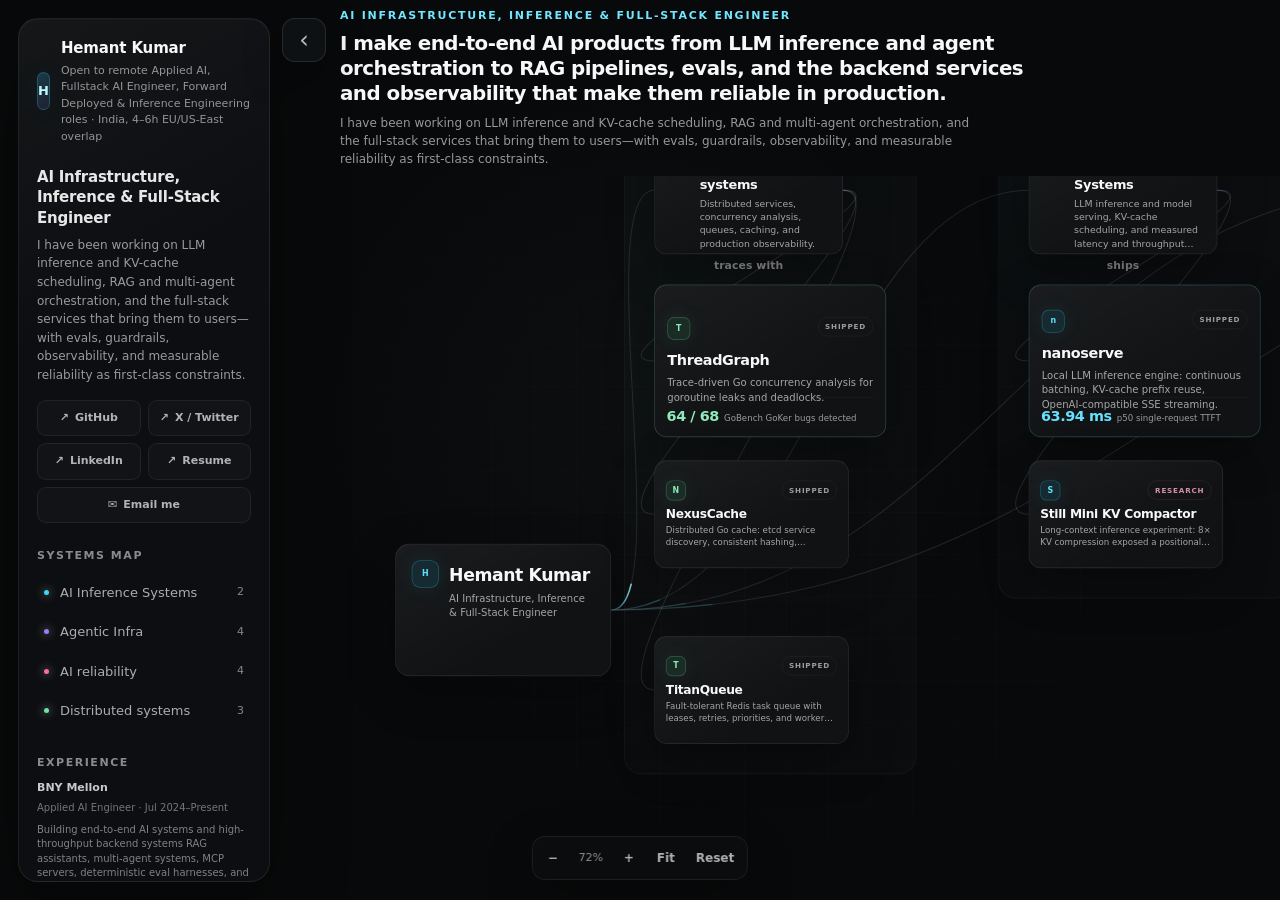
<file: v1/index.html>
<!doctype html>
<html lang="en">
  <head>
    <meta charset="UTF-8" />
    <meta name="viewport" content="width=device-width, initial-scale=1.0" />
    <title>Hemant Kumar — AI infrastructure & applied AI engineer</title>
    <meta
      name="description"
      content="I build AI products end to end: AI inference systems, agentic infrastructure, and the backend and evaluation systems that make them reliable."
    />
    <meta name="theme-color" content="#08090a" />
    <link
      rel="icon"
      href="data:image/svg+xml,%3Csvg xmlns='http://www.w3.org/2000/svg' viewBox='0 0 64 64'%3E%3Crect width='64' height='64' rx='16' fill='%23101416'/%3E%3Ctext x='32' y='45' font-family='Inter,system-ui,sans-serif' font-size='36' font-weight='800' fill='%2336d8ff' text-anchor='middle'%3EH%3C/text%3E%3C/svg%3E"
    />

    <meta property="og:type" content="website" />
    <meta property="og:site_name" content="Hemant Kumar" />
    <meta property="og:title" content="Hemant Kumar — AI infrastructure & applied AI engineer" />
    <meta
      property="og:description"
      content="AI inference systems, agentic infrastructure, reliability signals, and backend systems built with measured limits."
    />

    <meta name="twitter:card" content="summary" />
    <meta name="twitter:site" content="@Heman10x" />
    <meta name="twitter:creator" content="@Heman10x" />
    <meta name="twitter:title" content="Hemant Kumar — AI infrastructure & applied AI engineer" />
    <meta
      name="twitter:description"
      content="AI inference systems, agentic infrastructure, reliability signals, and backend systems built with measured limits."
    />
    <script type="module" crossorigin src="/v1/assets/index-BvFNrjqT.js"></script>
    <link rel="stylesheet" crossorigin href="/v1/assets/index-DkoPSS5j.css">
  </head>
  <body>
    <div id="root"></div>
  </body>
</html>
</file>
<file: style.css>
/* Portfolio v2 styles. Sections: 1 tokens, 2 base, 3 type, 4 layout and header,
   5 intro and sections, 6 definition rows, 7 featured projects, 8 figures and stats,
   9 more work, 10 experience and reading, 11 footer, 12 responsive, 13 motion. */

/* 1. Tokens. Dark values apply by system preference unless the reader chose light. */
:root {
  --bg: #fafaf8;
  --surface: #f2f1ed;
  --ink: #161615;
  --ink-2: #45443f;
  --muted: #85847d;
  --line: #e3e2dc;
  --bar: #cfcec7;                 /* non-highlighted bars in figures */
  --font-sans: "Geist", ui-sans-serif, system-ui, -apple-system, "Segoe UI", sans-serif;
  --font-serif: "Newsreader", Georgia, "Times New Roman", serif;
  --font-mono: "Geist Mono", ui-monospace, SFMono-Regular, Menlo, monospace;
  --col: 680px;
  color-scheme: light;
}
@media (prefers-color-scheme: dark) {
  :root:not([data-theme="light"]) {
    --bg: #0b0b0a; --surface: #141413; --ink: #ecebe7; --ink-2: #b3b2ab;
    --muted: #7d7c76; --line: #252523; --bar: #3a3a37;
    color-scheme: dark;
  }
}
:root[data-theme="dark"] {
  --bg: #0b0b0a; --surface: #141413; --ink: #ecebe7; --ink-2: #b3b2ab;
  --muted: #7d7c76; --line: #252523; --bar: #3a3a37;
  color-scheme: dark;
}

/* 2. Base and reset */
*, *::before, *::after { box-sizing: border-box; }
body {
  margin: 0;
  background: var(--bg);
  color: var(--ink-2);
  font: 16px/1.65 var(--font-sans);
  -webkit-font-smoothing: antialiased;
}
h1, h2, h3, p, dl, dt, dd, ul, figure, figcaption { margin: 0; }
ul { padding: 0; list-style: none; }
img { display: block; max-width: 100%; }
a {
  color: var(--ink);
  text-decoration: underline;
  text-decoration-color: var(--line);
  text-decoration-thickness: 1px;
  text-underline-offset: 3px;
  transition: color 120ms ease;
}
a:hover { text-decoration-color: var(--ink); }
:focus-visible { outline: 2px solid var(--ink); outline-offset: 2px; }
code {
  font-family: var(--font-mono);
  font-size: 0.92em;
  background: var(--surface);
  padding: 1px 5px;
  border-radius: 4px;
}
/* Keeps the last word and its arrow on one line. */
.nw { white-space: nowrap; }
/* Arrow after external link text. Screen readers skip it. */
.ext {
  display: inline-block;
  margin-left: 2px;
  font-family: var(--font-mono);
  font-size: 0.8em;
  text-decoration: none;
}

/* 3. Type */
h1 {
  font-family: var(--font-serif);
  font-weight: 500;
  font-size: 34px;
  line-height: 1.15;
  letter-spacing: -0.01em;
  color: var(--ink);
}
h2 {
  margin-bottom: 20px;
  font-family: var(--font-serif);
  font-weight: 400;
  font-size: 26px;
  line-height: 1.25;
  color: var(--ink);
}
h3 { font-family: var(--font-serif); font-weight: 500; color: var(--ink); }
.label {
  font-family: var(--font-mono);
  font-weight: 500;
  font-size: 11.5px;
  line-height: 1.5;
  letter-spacing: 0.08em;
  text-transform: uppercase;
  color: var(--muted);
}
.links { font-family: var(--font-mono); font-size: 13px; }
.project-head .label { text-transform: none; letter-spacing: 0.02em; }

/* 4. Layout and header */
.wrap { max-width: var(--col); margin: 0 auto; padding: 0 20px; }
.skip-link {
  position: absolute;
  top: 8px;
  left: 16px;
  z-index: 10;
  padding: 6px 10px;
  border: 1px solid var(--line);
  border-radius: 6px;
  background: var(--bg);
  color: var(--ink);
  font-size: 14px;
  text-decoration: none;
  transform: translateY(-200%);
}
.skip-link:focus { transform: none; }
.header-row {
  height: 64px;
  display: flex;
  align-items: center;
  justify-content: space-between;
}
.brand {
  font-family: var(--font-serif);
  font-size: 18px;
  color: var(--ink);
  text-decoration: none;
}
.header-right { display: flex; align-items: center; gap: 24px; }
.site-nav { display: flex; gap: 20px; font-size: 14px; }
.site-nav a { color: var(--muted); text-decoration: none; }
.site-nav a:hover { color: var(--ink); }
.theme-toggle {
  display: grid;
  place-items: center;
  width: 32px;
  height: 32px;
  padding: 0;
  border: 1px solid var(--line);
  border-radius: 6px;
  background: transparent;
  color: var(--muted);
  cursor: pointer;
}
.theme-toggle:hover { color: var(--ink); }
.theme-toggle svg { width: 16px; height: 16px; }

/* 5. Intro and sections. Each section gets a full-width hairline on top. */
.intro { padding: 28px 0 56px; }
/* Banner: grayscale until hovered, focused, or tapped, then it fades into color. */
.banner {
  margin: 0;
  aspect-ratio: 680 / 250;
  overflow: hidden;
  border: 1px solid var(--line);
  border-radius: 6px;
  background: var(--surface);
  cursor: pointer;
}
.banner img {
  display: block;
  width: 100%;
  height: 100%;
  object-fit: cover;
  object-position: 50% 30%;
  filter: grayscale(1) contrast(1.05);
  transform: scale(1.01);
  transition: filter 700ms ease, transform 1200ms ease;
}
.banner:hover img,
.banner:focus-visible img,
.banner:focus img { filter: grayscale(0) contrast(1); transform: scale(1.04); }
.banner:focus { outline: none; }
.banner:focus-visible { outline: 2px solid var(--ink); outline-offset: 2px; }
.avatar {
  position: relative;
  display: block;
  width: 72px;
  height: 72px;
  margin: -36px 0 0 20px;
  border-radius: 50%;
  border: 3px solid var(--bg);
  object-fit: cover;
  filter: grayscale(1) contrast(1.1);
}
.intro h1 { margin-top: 20px; }
.lead { margin-top: 4px; color: var(--muted); }
.intro p + p { margin-top: 16px; }
.now { margin-top: 40px; }
.now .label { margin-bottom: 12px; }
.section { border-top: 1px solid var(--line); padding: 56px 0; }
.reading-intro { margin-bottom: 20px; }
.subhead {
  margin: 40px 0 16px;
  font-family: var(--font-serif);
  font-size: 19px;
  line-height: 1.3;
  color: var(--ink);
}
.about p + p,
#how p + p { margin-top: 16px; }

/* 6. Definition rows (Now, Stack, Reading). Label column, then text. */
.rows { --label-col: 96px; }
.rows-wide { --label-col: 112px; }
.rows > div {
  display: grid;
  grid-template-columns: var(--label-col) minmax(0, 1fr);
  align-items: baseline;
  gap: 16px;
  padding: 6px 0;
}
.rows dd { color: var(--ink-2); overflow-wrap: break-word; }

/* 7. Featured projects. Each project sits below a hairline with 64px space. */
.project + .project {
  margin-top: 64px;
  padding-top: 64px;
  border-top: 1px solid var(--line);
}
.project-head {
  display: flex;
  flex-wrap: wrap;
  align-items: baseline;
  justify-content: space-between;
  gap: 4px 16px;
}
.project h3 { font-size: 23px; line-height: 1.25; }
.hook {
  margin-top: 12px;
  font-weight: 500;
  font-size: 17px;
  line-height: 1.5;
  color: var(--ink);
}
.project-body { margin-top: 12px; }
.project-links {
  display: flex;
  flex-wrap: wrap;
  gap: 8px 18px;
  margin-top: 20px;
  font-family: var(--font-mono);
  font-size: 13px;
}
.project-links > span { color: var(--muted); }

/* 8. Figures and stats */
.fig {
  margin-top: 24px;
  padding: 20px;
  border: 1px solid var(--line);
  border-radius: 6px;
  background: var(--surface);
}
.fig figcaption {
  margin-top: 12px;
  font-size: 13px;
  line-height: 1.5;
  color: var(--muted);
}
.fig-art svg { display: block; width: 100%; height: auto; }
/* Phones get a figure drawn for a 340-unit viewBox; wider screens get the 640 one. */
.fig-narrow { display: none; }
@media (max-width: 559px) {
  .fig-wide { display: none; }
  .fig-narrow { display: block; }
}
.stats {
  display: grid;
  grid-template-columns: repeat(auto-fit, minmax(140px, 1fr));
  gap: 20px 16px;
  margin-top: 24px;
}
.stats > div { min-width: 0; padding-top: 10px; border-top: 1px solid var(--line); }
.stats dt {
  font-family: var(--font-mono);
  font-weight: 500;
  font-size: 19px;
  line-height: 1.3;
  color: var(--ink);
  font-variant-numeric: tabular-nums;
  overflow-wrap: anywhere;
}
.stats dd { font-size: 13px; line-height: 1.45; color: var(--muted); }

/* SVG helper classes for the inline figures. Figures use these, not raw colors. */
.f-ink { fill: var(--ink); }
.f-muted { fill: var(--muted); }
.f-bar { fill: var(--bar); }
.f-line { stroke: var(--line); fill: none; }
.f-stroke { stroke: var(--ink); fill: none; }
.f-bg { fill: var(--surface); }
.f-label { font-family: var(--font-sans); font-size: 13px; }
.f-num { font-family: var(--font-mono); font-size: 12.5px; }
.f-small { font-size: 12px; }

/* 9. More work list: name column, then description. Stacks below 640px. */
.more li {
  display: grid;
  grid-template-columns: 180px minmax(0, 1fr);
  gap: 16px;
  padding: 12px 0;
}
.more li + li { border-top: 1px solid var(--line); }
.more a { font-weight: 500; color: var(--ink); }
.more li > span { font-size: 15px; color: var(--ink-2); }

/* 10. Experience and reading lists */
.job {
  display: flex;
  flex-wrap: wrap;
  align-items: baseline;
  justify-content: space-between;
  gap: 4px 16px;
}
.job strong { font-weight: 500; color: var(--ink); }
.job-note { margin-top: 12px; }
.papers { padding-left: 20px; list-style: disc; }
.papers li + li { margin-top: 8px; }
.papers li::marker { color: var(--muted); }

/* 11. Footer */
.site-footer { padding: 48px 0 64px; }
.site-footer p + p { margin-top: 16px; }
.small { font-size: 13px; color: var(--muted); }

/* 12. Responsive. 639px stacks the More work rows; 479px is the phone layout. */
@media (max-width: 639px) {
  .more li { grid-template-columns: 1fr; gap: 2px; }
}
@media (max-width: 479px) {
  .wrap { padding: 0 16px; }
  h1 { font-size: 30px; }
  .intro, .section { padding: 40px 0; }
  .site-nav { display: none; }
  .fig { padding: 14px; }
  .rows > div { grid-template-columns: 1fr; gap: 4px; }
}

/* 13. Motion. Theme switch reveals as a circle from the button (View Transitions API).
   Figures reveal once when they scroll into view; motion.js adds .motion only when the
   reader allows motion, so without JS or with reduced motion every figure is static. */
::view-transition-old(root),
::view-transition-new(root) { animation: none; mix-blend-mode: normal; }
.motion .fig-art svg rect.f-ink,
.motion .fig-art svg rect.f-bar {
  transform: scaleX(0);
  transform-box: fill-box;
  transform-origin: left center;
  transition: transform 700ms cubic-bezier(0.2, 0.7, 0.2, 1) calc(var(--i, 0) * 60ms);
}
.motion .fig-art svg circle {
  opacity: 0;
  transform: scale(0.4);
  transform-box: fill-box;
  transform-origin: center;
  transition: opacity 300ms ease calc(var(--i, 0) * 12ms), transform 300ms ease calc(var(--i, 0) * 12ms);
}
.motion .fig-art svg text { opacity: 0; transition: opacity 400ms ease 450ms; }
.motion .fig-art.revealed svg rect.f-ink,
.motion .fig-art.revealed svg rect.f-bar { transform: scaleX(1); }
.motion .fig-art.revealed svg circle { opacity: 1; transform: scale(1); }
.motion .fig-art.revealed svg text { opacity: 1; }
@media (prefers-reduced-motion: reduce) {
  *, *::before, *::after { transition: none !important; }
}
</file>
<file: v1/assets/index-DkoPSS5j.css>
@layer properties{@supports (((-webkit-hyphens:none)) and (not (margin-trim:inline))) or ((-moz-orient:inline) and (not (color:rgb(from red r g b)))){*,:before,:after,::backdrop{--tw-rotate-x:initial;--tw-rotate-y:initial;--tw-rotate-z:initial;--tw-skew-x:initial;--tw-skew-y:initial;--tw-shadow:0 0 #0000;--tw-shadow-color:initial;--tw-shadow-alpha:100%;--tw-inset-shadow:0 0 #0000;--tw-inset-shadow-color:initial;--tw-inset-shadow-alpha:100%;--tw-ring-color:initial;--tw-ring-shadow:0 0 #0000;--tw-inset-ring-color:initial;--tw-inset-ring-shadow:0 0 #0000;--tw-ring-inset:initial;--tw-ring-offset-width:0px;--tw-ring-offset-color:#fff;--tw-ring-offset-shadow:0 0 #0000}}}@layer theme{:root,:host{--font-sans:-apple-system, BlinkMacSystemFont, "Segoe UI", Roboto, "Helvetica Neue", "Noto Sans", Arial, sans-serif, "Apple Color Emoji", "Segoe UI Emoji", "Segoe UI Symbol", "Noto Color Emoji";--font-mono:ui-monospace, SFMono-Regular, Menlo, Monaco, Consolas, "Liberation Mono", "Courier New", monospace;--default-transition-duration:.15s;--default-transition-timing-function:cubic-bezier(.4, 0, .2, 1);--default-font-family:var(--font-sans);--default-mono-font-family:var(--font-mono)}}@layer base{*,:after,:before,::backdrop{box-sizing:border-box;border:0 solid;margin:0;padding:0}::file-selector-button{box-sizing:border-box;border:0 solid;margin:0;padding:0}html,:host{-webkit-text-size-adjust:100%;tab-size:4;line-height:1.5;font-family:var(--default-font-family,-apple-system, BlinkMacSystemFont, "Segoe UI", Roboto, "Helvetica Neue", "Noto Sans", Arial, sans-serif, "Apple Color Emoji", "Segoe UI Emoji", "Segoe UI Symbol", "Noto Color Emoji");font-feature-settings:var(--default-font-feature-settings,normal);font-variation-settings:var(--default-font-variation-settings,normal);-webkit-tap-highlight-color:transparent}hr{height:0;color:inherit;border-top-width:1px}abbr:where([title]){-webkit-text-decoration:underline dotted;text-decoration:underline dotted}h1,h2,h3,h4,h5,h6{font-size:inherit;font-weight:inherit}a{color:inherit;-webkit-text-decoration:inherit;text-decoration:inherit}b,strong{font-weight:bolder}code,kbd,samp,pre{font-family:var(--default-mono-font-family,ui-monospace, SFMono-Regular, Menlo, Monaco, Consolas, "Liberation Mono", "Courier New", monospace);font-feature-settings:var(--default-mono-font-feature-settings,normal);font-variation-settings:var(--default-mono-font-variation-settings,normal);font-size:1em}small{font-size:80%}sub,sup{vertical-align:baseline;font-size:75%;line-height:0;position:relative}sub{bottom:-.25em}sup{top:-.5em}table{text-indent:0;border-color:inherit;border-collapse:collapse}:-moz-focusring:where(:not(iframe)){outline:auto}progress{vertical-align:baseline}summary{display:list-item}ol,ul,menu{list-style:none}img,svg,video,canvas,audio,iframe,embed,object{vertical-align:middle;display:block}img,video{max-width:100%;height:auto}button,input,select,optgroup,textarea{font:inherit;font-feature-settings:inherit;font-variation-settings:inherit;letter-spacing:inherit;color:inherit;opacity:1;background-color:#0000;border-radius:0}::file-selector-button{font:inherit;font-feature-settings:inherit;font-variation-settings:inherit;letter-spacing:inherit;color:inherit;opacity:1;background-color:#0000;border-radius:0}:where(select:is([multiple],[size])) optgroup{font-weight:bolder}:where(select:is([multiple],[size])) optgroup option{padding-inline-start:20px}::file-selector-button{margin-inline-end:4px}::placeholder{opacity:1}@supports (not ((-webkit-appearance:-apple-pay-button))) or (contain-intrinsic-size:1px){::placeholder{color:currentColor}@supports (color:color-mix(in lab,red,red)){::placeholder{color:color-mix(in oklab,currentcolor 50%,transparent)}}}textarea{resize:vertical}::-webkit-search-decoration{-webkit-appearance:none}::-webkit-date-and-time-value{min-height:1lh;text-align:inherit}::-webkit-datetime-edit{display:inline-flex}::-webkit-datetime-edit-fields-wrapper{padding:0}::-webkit-datetime-edit{padding-block:0}::-webkit-datetime-edit-year-field{padding-block:0}::-webkit-datetime-edit-month-field{padding-block:0}::-webkit-datetime-edit-day-field{padding-block:0}::-webkit-datetime-edit-hour-field{padding-block:0}::-webkit-datetime-edit-minute-field{padding-block:0}::-webkit-datetime-edit-second-field{padding-block:0}::-webkit-datetime-edit-millisecond-field{padding-block:0}::-webkit-datetime-edit-meridiem-field{padding-block:0}::-webkit-calendar-picker-indicator{line-height:1}:-moz-ui-invalid{box-shadow:none}button,input:where([type=button],[type=reset],[type=submit]){appearance:button}::file-selector-button{appearance:button}::-webkit-inner-spin-button{height:auto}::-webkit-outer-spin-button{height:auto}[hidden]:where(:not([hidden=until-found])){display:none!important}}@layer components;@layer utilities{.collapse{visibility:collapse}.visible{visibility:visible}.sr-only{clip-path:inset(50%);white-space:nowrap;border-width:0;width:1px;height:1px;margin:-1px;padding:0;position:absolute;overflow:hidden}.fixed{position:fixed}.relative{position:relative}.static{position:static}.container{width:100%}@media(min-width:40rem){.container{max-width:40rem}}@media(min-width:48rem){.container{max-width:48rem}}@media(min-width:64rem){.container{max-width:64rem}}@media(min-width:80rem){.container{max-width:80rem}}@media(min-width:96rem){.container{max-width:96rem}}.block{display:block}.contents{display:contents}.grid{display:grid}.hidden{display:none}.inline{display:inline}.table{display:table}.shrink{flex-shrink:1}.transform{transform:var(--tw-rotate-x,) var(--tw-rotate-y,) var(--tw-rotate-z,) var(--tw-skew-x,) var(--tw-skew-y,)}.resize{resize:both}.uppercase{text-transform:uppercase}.ring{--tw-ring-shadow:var(--tw-ring-inset,) 0 0 0 calc(1px + var(--tw-ring-offset-width)) var(--tw-ring-color,currentcolor);box-shadow:var(--tw-inset-shadow),var(--tw-inset-ring-shadow),var(--tw-ring-offset-shadow),var(--tw-ring-shadow),var(--tw-shadow)}.transition{transition-property:color,background-color,border-color,outline-color,text-decoration-color,fill,stroke,--tw-gradient-from,--tw-gradient-via,--tw-gradient-to,opacity,box-shadow,transform,translate,scale,rotate,filter,-webkit-backdrop-filter,backdrop-filter,display,content-visibility,overlay,pointer-events;transition-timing-function:var(--tw-ease,var(--default-transition-timing-function));transition-duration:var(--tw-duration,var(--default-transition-duration))}}:root{color-scheme:dark;font-synthesis:none;text-rendering:optimizelegibility;font-family:Inter,ui-sans-serif,system-ui,-apple-system,BlinkMacSystemFont,Segoe UI,sans-serif}*{box-sizing:border-box}html,body,#root{min-height:100%;margin:0}body{background:#08090a;min-width:320px}button,a{-webkit-tap-highlight-color:transparent}.sr-only{clip:rect(0,0,0,0);white-space:nowrap;border:0;width:1px;height:1px;margin:-1px;padding:0;position:absolute;overflow:hidden}.prototype-shell{color:#f7f8fa;background:radial-gradient(circle at 50% 46%,#1a212738,#0000 42%),#08090a;min-height:100vh;position:relative;overflow:hidden}.prototype-brand{z-index:20;-webkit-backdrop-filter:blur(18px);backdrop-filter:blur(18px);background:#0c0e10c7;border:1px solid #ffffff14;border-radius:14px;align-items:center;gap:11px;padding:8px 12px 8px 9px;display:flex;position:fixed;top:20px;left:22px;box-shadow:0 16px 50px #0000003d}.portfolio-rail{z-index:30;overscroll-behavior:contain;background:linear-gradient(150deg,#ffffff09,#0000 34%),#0e1012e6;border:1px solid #ffffff13;border-radius:20px;flex-direction:column;justify-content:space-between;width:252px;padding:18px;display:flex;position:fixed;top:18px;bottom:18px;left:18px;overflow-y:auto;box-shadow:0 24px 80px #0000004d,inset 0 1px #ffffff06}.rail-toggle{z-index:45;color:#ffffffb8;cursor:pointer;background:#0f1215fa;border:1px solid #ffffff1c;border-radius:13px;place-items:center;padding:0;font-size:24px;line-height:1;transition:background .16s,border-color .16s,color .16s;display:grid;position:fixed;box-shadow:0 14px 38px #00000057}.rail-toggle:hover,.rail-toggle:focus-visible{color:#fff;background:#171c20;border-color:#36d8ff6b}.rail-toggle:focus-visible{outline-offset:3px;outline:2px solid #36d8ff}.rail-profile{align-items:center;gap:11px;display:flex}.rail-avatar{color:#c1f7ff;background:linear-gradient(145deg,#36d8ff33,#9b7cff1f),#101416;border:1px solid #36d8ff3d;border-radius:12px;place-items:center;width:38px;height:38px;font-size:13px;font-weight:800;display:grid;box-shadow:0 0 30px #36d8ff12}.rail-profile strong,.rail-profile small{display:block}.rail-profile strong{color:#f7f8fa;letter-spacing:-.01em;font-size:13px}.rail-profile small{color:#ffffff52;margin-top:3px;font-size:8px}.rail-role{color:#ffffffd6;letter-spacing:-.015em;margin:22px 0 0;font-size:13px;font-weight:630;line-height:1.35}.rail-statement{color:#ffffff61;margin:8px 0 0;font-size:10px;line-height:1.55}.rail-links{grid-template-columns:1fr 1fr;gap:6px;margin-top:15px;display:grid}.rail-links a{color:#ffffff85;background:#ffffff06;border:1px solid #fff1;border-radius:9px;justify-content:center;align-items:center;gap:6px;padding:8px;font-size:8px;font-weight:650;text-decoration:none;transition:border-color .16s,background .16s,color .16s;display:flex}.rail-links a:hover,.rail-links a:focus-visible{color:#d4faff;background:#36d8ff0e;border-color:#36d8ff38}.rail-links a:focus-visible{outline-offset:2px;outline:2px solid #36d8ff}.rail-section{margin-top:25px}.rail-section-title{color:#ffffff3d;letter-spacing:.14em;text-transform:uppercase;margin-bottom:9px;font-size:8px;font-weight:760;display:block}.rail-domain-list{gap:2px;display:grid}.rail-domain-list button{color:#ffffff78;cursor:pointer;width:100%;font:inherit;text-align:left;background:0 0;border:0;border-radius:9px;grid-template-columns:8px 1fr auto;align-items:center;gap:8px;padding:8px 7px;font-size:9px;display:grid}.rail-domain-list button:hover,.rail-domain-list button:focus-visible,.rail-domain-list button[aria-pressed=true]{color:#ffffffd6;background:#ffffff0a}.rail-domain-list button:focus-visible{outline-offset:2px;outline:2px solid #36d8ff}.rail-domain-dot{border-radius:999px;width:5px;height:5px;box-shadow:0 0 10px}.rail-legend p{color:#ffffff4d;align-items:center;gap:8px;margin:8px 0;font-size:8px;display:flex}.rail-experience strong,.rail-skills strong{color:#ffffffc7;font-size:11px;font-weight:690;display:block}.rail-experience small{color:#ffffff6e;margin-top:3px;font-size:10px;display:block}.rail-experience p,.rail-skills p{color:#ffffff7a;margin:8px 0 0;font-size:10px;line-height:1.45}.rail-skills p{margin-top:7px}.rail-skills strong{color:#ffffffa3;font-size:10px}.rail-skills span{margin-top:2px;display:block}.legend-symbol{border-radius:3px;width:7px;height:7px;display:inline-block}.legend-project{background:#36d8ff;box-shadow:0 0 8px #36d8ff59}.legend-research{background:#ff6b9f;box-shadow:0 0 8px #ff6b9f4d}.legend-flow{background:linear-gradient(90deg,#0000,#9b7cff,#0000);border-radius:0;width:14px;height:1px}.rail-footer{color:#ffffff47;border-top:1px solid #ffffff0e;align-items:center;gap:7px;padding-top:13px;font-size:8px;font-weight:620;display:flex}.rail-live-dot{background:#6de3a5;border-radius:50%;width:5px;height:5px;box-shadow:0 0 10px #6de3a580}.brand-mark{color:#bdf5ff;background:linear-gradient(145deg,#36d8ff38,#9b7cff24),#111518;border:1px solid #5be1ff59;border-radius:9px;place-items:center;width:28px;height:28px;font-size:12px;font-weight:800;display:grid}.prototype-brand strong,.prototype-brand small{display:block}.prototype-brand strong{letter-spacing:.01em;font-size:12px}.prototype-brand small{color:#ffffff61;margin-top:2px;font-size:9px}.variant-switcher{z-index:20;-webkit-backdrop-filter:blur(18px);backdrop-filter:blur(18px);background:#0c0e10d1;border:1px solid #ffffff14;border-radius:13px;gap:4px;padding:4px;display:flex;position:fixed;top:20px;right:22px;box-shadow:0 16px 50px #0000003d}.variant-switcher button{color:#ffffff6b;cursor:pointer;font:inherit;background:0 0;border:0;border-radius:9px;padding:8px 11px;font-size:10px;font-weight:650;transition:background .16s,color .16s}.variant-switcher button:hover,.variant-switcher button:focus-visible{color:#ffffffc7}.variant-switcher button:focus-visible{outline-offset:2px;outline:2px solid #36d8ff}.variant-switcher button.is-active{color:#fff;background:#ffffff14}.prototype-viewport{cursor:grab;touch-action:none;position:absolute;overflow:hidden}.prototype-viewport.is-panning{cursor:grabbing}.canvas-grid{opacity:.55;background-image:linear-gradient(#ffffff06 1px,#0000 1px),linear-gradient(90deg,#ffffff06 1px,#0000 1px);background-size:42px 42px;position:absolute;inset:0;-webkit-mask-image:radial-gradient(circle,#000 20%,#0000 92%);mask-image:radial-gradient(circle,#000 20%,#0000 92%)}.graph-world{transform-origin:0 0;position:absolute;top:0;left:0}.graph-world.is-settling{transition:transform .22s cubic-bezier(.22,1,.36,1)}.graph-world.is-direct{will-change:transform;transition:none}.graph-edges{z-index:2;pointer-events:none;position:absolute;inset:0;overflow:visible}.edge-base{fill:none;stroke:#ffffff1c;stroke-width:1.4px;vector-effect:non-scaling-stroke}.edge-beam{fill:none;stroke:url(#edge-beam);stroke-dasharray:.08 .92;stroke-linecap:round;stroke-width:2px;vector-effect:non-scaling-stroke}.edge-beam.is-animated{animation:4.8s linear infinite edge-travel}.graph-edges.is-paused .edge-beam.is-animated{animation-play-state:paused}.edge-label{fill:#ffffff47;letter-spacing:.01em;text-anchor:middle;font-size:10px;font-weight:550}.edge-group,.domain-backdrop,.graph-node{transition:opacity .22s,border-color .22s,box-shadow .22s}.edge-group.is-muted{opacity:.08}@keyframes edge-travel{0%{stroke-dashoffset:1px}to{stroke-dashoffset:0}}.domain-backdrop{z-index:1;background:linear-gradient(145deg,var(--domain-color),#ffffff02 58%),#ffffff02;border:1px solid #ffffff0e;border-radius:24px;position:absolute}@supports (color:color-mix(in lab,red,red)){.domain-backdrop{background:linear-gradient(145deg,color-mix(in srgb,var(--domain-color) 3%,transparent),#ffffff02 58%),#ffffff02}}.domain-backdrop{box-shadow:inset 0 1px #ffffff04}.domain-backdrop.is-muted{opacity:.16;filter:saturate(.35)}.domain-backdrop>span{color:var(--domain-color);position:absolute;top:20px;left:22px}@supports (color:color-mix(in lab,red,red)){.domain-backdrop>span{color:color-mix(in srgb,var(--domain-color) 62%,white 16%)}}.domain-backdrop>span{letter-spacing:.16em;font-size:9px;font-weight:750}.graph-node{z-index:4;color:#f7f8fa;background:linear-gradient(150deg,#ffffff0b,#0000 65%),#111315f5;border:1px solid #ffffff16;position:absolute;overflow:hidden;box-shadow:0 22px 65px #00000047,inset 0 1px #ffffff06}button.graph-node{appearance:none;cursor:pointer;font:inherit;text-align:left;margin:0}button.graph-node:focus-visible{outline:2px solid var(--domain-color,#36d8ff)}@supports (color:color-mix(in lab,red,red)){button.graph-node:focus-visible{outline:2px solid color-mix(in srgb,var(--domain-color,#36d8ff) 80%,white)}}button.graph-node:focus-visible{outline-offset:4px}.graph-node.is-selected{border-color:var(--domain-color,#36d8ff)}@supports (color:color-mix(in lab,red,red)){.graph-node.is-selected{border-color:color-mix(in srgb,var(--domain-color,#36d8ff) 52%,white 8%)}}.graph-node.is-selected{box-shadow:0 0 0 1px var(--domain-color,#36d8ff),0 24px 80px var(--domain-color,#36d8ff)}@supports (color:color-mix(in lab,red,red)){.graph-node.is-selected{box-shadow:0 0 0 1px color-mix(in srgb,var(--domain-color,#36d8ff) 16%,transparent),0 24px 80px color-mix(in srgb,var(--domain-color,#36d8ff) 12%,#00000061)}}.graph-node:after{border-radius:inherit;background:linear-gradient(120deg,transparent 36%,var(--domain-color,#36d8ff),transparent 64%) border-box;border:1px solid #0000;position:absolute;inset:-1px}@supports (color:color-mix(in lab,red,red)){.graph-node:after{background:linear-gradient(120deg,transparent 36%,color-mix(in srgb,var(--domain-color,#36d8ff) 22%,transparent),transparent 64%) border-box}}.graph-node:after{content:"";opacity:.55;pointer-events:none;-webkit-mask-image:linear-gradient(#000 0 0),linear-gradient(#000 0 0);mask-image:linear-gradient(#000 0 0),linear-gradient(#000 0 0);-webkit-mask-position:0 0,0 0;mask-position:0 0,0 0;-webkit-mask-size:auto,auto;mask-size:auto,auto;-webkit-mask-repeat:repeat,repeat;mask-repeat:repeat,repeat;-webkit-mask-clip:padding-box,border-box;mask-clip:padding-box,border-box;-webkit-mask-origin:padding-box,border-box;mask-origin:padding-box,border-box;-webkit-mask-composite:xor;mask-composite:exclude;-webkit-mask-source-type:auto,auto;mask-mode:match-source,match-source}.profile-node{border-radius:20px;grid-template-columns:auto 1fr;gap:14px;padding:22px;display:grid}.profile-node h2,.domain-node h3,.project-node h3{letter-spacing:-.025em;margin:0;font-weight:680}.profile-node h2{margin-top:3px;font-size:19px}.profile-node p,.domain-node p,.project-node p{color:#ffffff6b;margin:0;line-height:1.45}.profile-node p{margin-top:4px;font-size:11px}.node-icon{border:1px solid var(--domain-color,#36d8ff);flex:none;place-items:center;width:32px;height:32px;display:grid}@supports (color:color-mix(in lab,red,red)){.node-icon{border:1px solid color-mix(in srgb,var(--domain-color,#36d8ff) 28%,transparent)}}.node-icon{background:var(--domain-color,#36d8ff);border-radius:10px}@supports (color:color-mix(in lab,red,red)){.node-icon{background:color-mix(in srgb,var(--domain-color,#36d8ff) 12%,#101315)}}.node-icon{color:var(--domain-color,#36d8ff)}@supports (color:color-mix(in lab,red,red)){.node-icon{color:color-mix(in srgb,var(--domain-color,#36d8ff) 80%,white 20%)}}.node-icon{box-shadow:0 0 30px var(--domain-color,#36d8ff);font-size:11px;font-weight:800}@supports (color:color-mix(in lab,red,red)){.node-icon{box-shadow:0 0 30px color-mix(in srgb,var(--domain-color,#36d8ff) 9%,transparent)}}.node-icon-profile{border-radius:12px;width:38px;height:38px}.node-kicker{color:#ffffff47;letter-spacing:.17em;font-size:8px;font-weight:750;display:block}.profile-signal{color:#ffffff4d;align-items:center;gap:7px;font-size:8px;font-weight:600;display:flex;position:absolute;bottom:16px;right:18px}.profile-signal span{background:#6de3a5;border-radius:999px;width:5px;height:5px;box-shadow:0 0 12px #6de3a59e}.domain-node{border-radius:17px;align-items:flex-start;gap:12px;padding:18px;display:flex}.domain-node h3{margin-top:4px;font-size:14px}.domain-node p{margin-top:5px;font-size:9px}.project-node{border-radius:17px;padding:17px;overflow:hidden}.project-node.is-featured{border-color:var(--domain-color)}@supports (color:color-mix(in lab,red,red)){.project-node.is-featured{border-color:color-mix(in srgb,var(--domain-color) 18%,#ffffff12)}}.project-node.is-secondary .node-icon{border-radius:9px;width:28px;height:28px}.project-node.is-secondary h3{margin-top:9px;font-size:12px;line-height:1.12}.project-node.is-secondary p{-webkit-line-clamp:2;-webkit-box-orient:vertical;margin-top:5px;font-size:8px;line-height:1.35;display:-webkit-box;overflow:hidden}.project-node-topline{justify-content:space-between;align-items:flex-start;display:flex}.project-node h3{margin-top:13px;font-size:15px}.project-node p{margin-top:6px;font-size:9px}.status-pill{color:#ffffff57;letter-spacing:.11em;text-transform:uppercase;border:1px solid #ffffff0f;border-radius:999px;padding:4px 7px;font-size:7px;font-weight:700}.status-research{color:#ffa0c18f;border-color:#ff6b9f26}.node-evidence{border-top:1px solid #ffffff0e;align-items:baseline;gap:7px;padding-top:10px;display:flex;position:absolute;bottom:14px;left:16px;right:16px}.node-evidence strong{color:var(--domain-color)}@supports (color:color-mix(in lab,red,red)){.node-evidence strong{color:color-mix(in srgb,var(--domain-color) 76%,white 24%)}}.node-evidence strong{letter-spacing:-.03em;font-size:14px}.prototype-caption{z-index:10;color:#ffffff75;-webkit-backdrop-filter:blur(16px);backdrop-filter:blur(16px);background:#0c0e10b8;border:1px solid #ffffff0f;border-radius:999px;align-items:center;gap:8px;padding:8px 11px;font-size:9px;display:flex;position:fixed;bottom:20px;right:22px}.canvas-controls{z-index:16;-webkit-backdrop-filter:blur(18px);backdrop-filter:blur(18px);background:#0c0e10d1;border:1px solid #ffffff13;border-radius:13px;align-items:center;gap:3px;padding:4px;display:flex;position:fixed;bottom:20px;left:50%;transform:translate(-50%);box-shadow:0 16px 50px #0000003d}.canvas-controls button{color:#ffffff80;cursor:pointer;min-width:32px;height:30px;font:inherit;background:0 0;border:0;border-radius:8px;padding:0 9px;font-size:9px;font-weight:650}.canvas-controls button:hover,.canvas-controls button:focus-visible{color:#fff;background:#ffffff12}.canvas-controls button:focus-visible{outline-offset:2px;outline:2px solid #36d8ff}.canvas-controls>span{color:#ffffff47;text-align:center;min-width:38px;font-size:8px}.prototype-caption span{color:#6de3a5;letter-spacing:.13em;text-transform:uppercase;font-size:8px;font-weight:750}.prototype-loading{color:#ffffff57;letter-spacing:.04em;place-items:center;min-height:100vh;font-size:12px;display:grid}.mobile-hero,.mobile-work,.mobile-more,.mobile-footer{padding-left:20px;padding-right:20px}.mobile-hero{border-bottom:1px solid #ffffff0f;padding-top:24px;padding-bottom:44px}.mobile-profile-row{align-items:center;gap:11px;display:flex}.mobile-profile-row strong,.mobile-profile-row small{display:block}.mobile-profile-row strong{font-size:13px}.mobile-profile-row small{color:#ffffff4d;margin-top:3px;font-size:8px}.mobile-kicker{color:#71e7ff;letter-spacing:.16em;margin:54px 0 0;font-size:9px;font-weight:760}.mobile-hero h1{letter-spacing:-.055em;max-width:510px;margin:12px 0 0;font-size:clamp(34px,10vw,52px);font-weight:680;line-height:.98}.mobile-intro{color:#ffffff75;max-width:500px;margin:18px 0 0;font-size:13px;line-height:1.6}.mobile-profile-links{flex-wrap:wrap;gap:8px;margin-top:24px;display:flex}.mobile-profile-links a{color:#ffffff94;background:#ffffff06;border:1px solid #ffffff14;border-radius:10px;padding:9px 11px;font-size:9px;font-weight:650;text-decoration:none}.mobile-profile-links a:focus-visible{outline-offset:2px;outline:2px solid #36d8ff}.mobile-section-heading{justify-content:space-between;align-items:flex-end;gap:16px;display:flex}.mobile-section-heading span,.mobile-more>span{color:#ffffff47;letter-spacing:.15em;font-size:8px;font-weight:760}.mobile-section-heading h2,.mobile-more>h2{letter-spacing:-.035em;margin:6px 0 0;font-size:23px}.mobile-section-heading small{color:#ffffff47;font-size:8px}.mobile-domain-heading{align-items:flex-start;gap:10px;display:flex}.mobile-domain-heading>span{background:var(--domain-color);width:7px;height:7px;box-shadow:0 0 12px var(--domain-color);border-radius:3px;margin-top:4px}@supports (color:color-mix(in lab,red,red)){.mobile-domain-heading>span{box-shadow:0 0 12px color-mix(in srgb,var(--domain-color) 42%,transparent)}}.mobile-domain-heading p{color:var(--domain-color);margin:0}@supports (color:color-mix(in lab,red,red)){.mobile-domain-heading p{color:color-mix(in srgb,var(--domain-color) 70%,white 8%)}}.mobile-domain-heading p{letter-spacing:.14em;font-size:7px;font-weight:760}.mobile-domain-heading h2{letter-spacing:-.025em;margin:4px 0 0;font-size:16px}.mobile-project-list{gap:11px;margin-top:15px;display:grid}.mobile-project{border:1px solid var(--domain-color);padding:16px}@supports (color:color-mix(in lab,red,red)){.mobile-project{border:1px solid color-mix(in srgb,var(--domain-color) 13%,#ffffff0f)}}.mobile-project{background:linear-gradient(145deg,var(--domain-color),transparent 42%),#ffffff05;border-radius:16px}@supports (color:color-mix(in lab,red,red)){.mobile-project{background:linear-gradient(145deg,color-mix(in srgb,var(--domain-color) 4%,transparent),transparent 42%),#ffffff05}}.mobile-project-heading{justify-content:space-between;align-items:flex-start;gap:16px;display:flex}.mobile-project-heading h3{letter-spacing:-.035em;margin:9px 0 0;font-size:18px}.mobile-project-heading>strong{color:var(--domain-color)}@supports (color:color-mix(in lab,red,red)){.mobile-project-heading>strong{color:color-mix(in srgb,var(--domain-color) 82%,white 18%)}}.mobile-project-heading>strong{letter-spacing:-.04em;font-size:19px}.mobile-project-tagline{color:#ffffff7a;margin:8px 0 0;font-size:11px;line-height:1.55}.mobile-evidence{border-top:1px solid #ffffff0e;margin-top:14px;padding-top:12px}.mobile-evidence span{color:#ffffff78;font-size:9px;font-weight:650}.mobile-evidence p{color:#ffffff47;margin:5px 0 0;font-size:9px;line-height:1.5}.mobile-project details{border-top:1px solid #ffffff0e;border-bottom:1px solid #ffffff0e;margin-top:14px;padding:11px 0}.mobile-project summary{color:#ffffff73;cursor:pointer;font-size:9px;font-weight:650}.mobile-detail-block{margin-top:14px}.mobile-project details span{color:var(--domain-color)}@supports (color:color-mix(in lab,red,red)){.mobile-project details span{color:color-mix(in srgb,var(--domain-color) 65%,white 8%)}}.mobile-project details span{letter-spacing:.12em;text-transform:uppercase;font-size:7px;font-weight:750}.mobile-project details p{color:#ffffff61;margin:5px 0 0;font-size:10px;line-height:1.6}.mobile-project-footer{justify-content:space-between;align-items:center;gap:12px;margin-top:13px;display:flex}.mobile-project-footer>div{flex-wrap:wrap;gap:5px;display:flex}.mobile-project-footer>div span{color:#ffffff42;font-size:7px}.mobile-project-footer a{color:var(--domain-color);flex:none}@supports (color:color-mix(in lab,red,red)){.mobile-project-footer a{color:color-mix(in srgb,var(--domain-color) 68%,white 18%)}}.mobile-project-footer a{font-size:8px;font-weight:680;text-decoration:none}.mobile-experience{border-top:1px solid #ffffff12;margin-top:24px;padding-top:22px}.mobile-experience>span,.mobile-experience dt{color:#ffffff80;letter-spacing:.12em;text-transform:uppercase;font-size:9px;font-weight:750}.mobile-experience h2{margin:7px 0 0;font-size:17px}.mobile-experience>small,.mobile-experience>p,.mobile-experience dd{color:#ffffff94;font-size:12px;line-height:1.5}.mobile-experience>small{margin-top:4px;display:block}.mobile-experience>p{margin:10px 0 0}.mobile-experience-skills-title{margin-top:18px;display:block}.mobile-experience dl{gap:10px;margin:10px 0 0;display:grid}.mobile-experience dt,.mobile-experience dd{margin:0}.mobile-experience dd{margin-top:3px}.mobile-more>div{gap:7px;margin-top:17px;display:grid}.mobile-more a{color:inherit;background:#ffffff05;border:1px solid #ffffff0f;border-radius:13px;padding:14px 38px 14px 14px;text-decoration:none;display:block;position:relative}.mobile-more a>span,.mobile-more a>small{display:block}.mobile-more a>small{color:#ffffff4d;text-overflow:ellipsis;white-space:nowrap;margin-top:4px;font-size:8px;overflow:hidden}.mobile-more a>strong{color:#ffffff4d;font-size:10px;position:absolute;top:50%;right:15px;transform:translateY(-50%)}.mobile-footer{color:#ffffff4d;border-top:1px solid #ffffff0f;align-items:center;gap:8px;padding-top:18px;padding-bottom:24px;font-size:8px;display:flex}.project-drawer{z-index:40;overscroll-behavior:contain;border:1px solid var(--domain-color);width:min(390px,100vw - 36px);max-height:calc(100dvh - 92px);padding:21px;position:fixed;top:74px;bottom:18px;right:18px;overflow:auto}@supports (color:color-mix(in lab,red,red)){.project-drawer{border:1px solid color-mix(in srgb,var(--domain-color) 17%,#ffffff12)}}.project-drawer{background:linear-gradient(155deg,var(--domain-color),transparent 30%),#0e1012f5;border-radius:20px}@supports (color:color-mix(in lab,red,red)){.project-drawer{background:linear-gradient(155deg,color-mix(in srgb,var(--domain-color) 5%,transparent),transparent 30%),#0e1012f5}}.project-drawer{scrollbar-color:#ffffff1f transparent;scrollbar-width:thin;box-shadow:0 28px 100px #0000008c,inset 0 1px #ffffff08}.drawer-header{justify-content:space-between;align-items:center;display:flex}.drawer-header>div{align-items:center;gap:8px;display:flex}.drawer-header button{color:#ffffff70;cursor:pointer;width:30px;height:30px;font:inherit;background:#ffffff06;border:1px solid #ffffff12;border-radius:9px;place-items:center;font-size:16px;display:grid}.drawer-header button:hover,.drawer-header button:focus-visible{color:#fff;border-color:#ffffff29}.drawer-header button:focus-visible{outline:2px solid var(--domain-color);outline-offset:2px}.drawer-eyebrow{color:var(--domain-color)}@supports (color:color-mix(in lab,red,red)){.drawer-eyebrow{color:color-mix(in srgb,var(--domain-color) 76%,white 12%)}}.drawer-eyebrow{letter-spacing:.13em;text-transform:uppercase;font-size:8px;font-weight:760}.project-drawer h2{color:#f6f7f8;letter-spacing:-.04em;max-width:330px;margin:22px 0 0;font-size:24px;font-weight:670;line-height:1.13}.drawer-project-name{color:#ffffff4d;margin:9px 0 0;font-size:10px}.project-drawer section{margin-top:24px}.drawer-label{color:#ffffff45;letter-spacing:.13em;text-transform:uppercase;margin-bottom:7px;font-size:8px;font-weight:760;display:block}.project-drawer section>p{color:#ffffff85;margin:0;font-size:11px;line-height:1.65}.drawer-evidence-grid{gap:8px;display:grid}.drawer-evidence-grid article{background:#ffffff05;border:1px solid #ffffff0f;border-radius:12px;padding:13px}.drawer-evidence-grid strong,.drawer-evidence-grid span{display:block}.drawer-evidence-grid strong{color:var(--domain-color)}@supports (color:color-mix(in lab,red,red)){.drawer-evidence-grid strong{color:color-mix(in srgb,var(--domain-color) 80%,white 20%)}}.drawer-evidence-grid strong{letter-spacing:-.04em;font-size:19px}.drawer-evidence-grid span{color:#ffffff8f;margin-top:2px;font-size:9px;font-weight:650}.drawer-evidence-grid p{color:#ffffff4f;margin:8px 0 0;font-size:9px;line-height:1.5}.drawer-limit{background:#ffb86806;border:1px solid #ffb8681a;border-radius:12px;padding:12px 13px}.drawer-stack{flex-wrap:wrap;gap:6px;margin-top:20px;margin-bottom:0;padding:0;list-style:none;display:flex}.drawer-stack li{color:#ffffff57;border:1px solid #ffffff0f;border-radius:999px;padding:5px 8px;font-size:8px}.drawer-github{border:1px solid var(--domain-color);justify-content:space-between;align-items:center;margin-top:22px;padding:11px 12px;display:flex}@supports (color:color-mix(in lab,red,red)){.drawer-github{border:1px solid color-mix(in srgb,var(--domain-color) 18%,#ffffff0f)}}.drawer-github{background:var(--domain-color);border-radius:11px}@supports (color:color-mix(in lab,red,red)){.drawer-github{background:color-mix(in srgb,var(--domain-color) 5%,transparent)}}.drawer-github{color:var(--domain-color)}@supports (color:color-mix(in lab,red,red)){.drawer-github{color:color-mix(in srgb,var(--domain-color) 64%,white 26%)}}.drawer-github{font-size:9px;font-weight:680;text-decoration:none}.drawer-github:hover,.drawer-github:focus-visible{background:var(--domain-color)}@supports (color:color-mix(in lab,red,red)){.drawer-github:hover,.drawer-github:focus-visible{background:color-mix(in srgb,var(--domain-color) 9%,transparent)}}.drawer-github:focus-visible{outline:2px solid var(--domain-color);outline-offset:2px}.portfolio-hero{z-index:25;pointer-events:none;flex-direction:column;justify-content:center;padding:0 32px 0 0;display:flex;position:fixed;right:0;overflow:hidden}.hero-kicker{color:#71e7ff;letter-spacing:.16em;text-transform:uppercase;margin:0;font-size:11px;font-weight:760}.portfolio-hero h1{letter-spacing:-.026em;max-width:700px;margin:8px 0 0;font-size:clamp(17px,1.55vw,22px);font-weight:660;line-height:1.24}.hero-statement{color:#ffffff94;max-width:640px;margin:8px 0 0;font-size:12px;line-height:1.5}.rail-profile strong{font-size:15px}.rail-profile small{color:#ffffff8c;font-size:11px}.rail-role{color:#ffffffe6;font-size:15px}.rail-statement{color:#ffffff94;font-size:12px}.rail-links{grid-template-columns:1fr 1fr;gap:7px}.rail-links a{color:#ffffffad;padding:9px;font-size:11px}.rail-links a:last-child{grid-column:1/-1}.rail-section-title{color:#ffffff85;font-size:11px}.rail-domain-list button{color:#ffffffa8;padding:9px 7px;font-size:13px}.rail-domain-list small{color:#ffffff80;font-size:11px}.rail-legend p{color:#ffffff94;font-size:12px}.rail-footer{color:#ffffff8c;font-size:11px}.legend-project{box-shadow:none;background:#ffffffb8;border-radius:3px}.legend-research{box-shadow:none;background:0 0;border:1px dashed #ffffff8c;border-radius:999px}.domain-backdrop>span{font-size:13px}.node-kicker{color:#ffffff80;font-size:11px}.status-pill{color:#ffffff94;padding:5px 9px;font-size:10px}.status-research{color:#ffaac8d1}.profile-node h2{font-size:24px}.profile-node p{font-size:14px}.profile-signal{color:#ffffff8c;font-size:11px}.domain-node h3{font-size:18px}.domain-node p{-webkit-line-clamp:4;-webkit-box-orient:vertical;font-size:13px;display:-webkit-box;overflow:hidden}.project-node h3{font-size:20px}.project-node p{-webkit-line-clamp:3;-webkit-box-orient:vertical;font-size:14px;display:-webkit-box;overflow:hidden}.project-node.is-secondary{opacity:1;padding:15px}.project-node.is-secondary h3{font-size:17px}.project-node.is-secondary p{font-size:12px}.profile-node p,.domain-node p,.project-node p{color:#ffffff9e}.node-evidence strong{font-size:20px}.node-evidence span{color:#ffffff94;font-size:12px}.edge-label{fill:#ffffff80;font-size:15px}.graph-node.is-muted{opacity:.28}.canvas-controls button{color:#ffffffad;height:34px;font-size:12px}.canvas-controls>span{color:#ffffff8c;font-size:11px}.project-drawer{flex-direction:column;display:flex;overflow:hidden}.drawer-body{overscroll-behavior:contain;scrollbar-color:#ffffff29 transparent;scrollbar-width:thin;flex:auto;min-height:0;overflow-y:auto;-webkit-mask-image:linear-gradient(#000 calc(100% - 22px),#0000);mask-image:linear-gradient(#000 calc(100% - 22px),#0000)}.drawer-eyebrow{font-size:11px}.drawer-project-name{color:#ffffff8c;font-size:12px}.drawer-label{color:#ffffff8c;font-size:11px}.project-drawer section>p{color:#ffffffad;font-size:13px}.drawer-evidence-grid span{color:#ffffffb3;font-size:12px}.drawer-evidence-grid p{color:#ffffff94;font-size:12px}.project-drawer section.drawer-limit>p{color:#ffe2c3b8}.drawer-stack li{color:#fff9;padding:5px 9px;font-size:11px}.drawer-github{flex:none;margin-top:14px;padding:13px 14px;font-size:13px}.mobile-portfolio{background:radial-gradient(circle at 86% -8%,#36d8ff1c,#0000 30rem),#08090a;max-width:680px;overflow:clip visible}.mobile-hero,.mobile-work,.mobile-experience,.mobile-more,.mobile-footer{padding-left:clamp(20px,5vw,32px);padding-right:clamp(20px,5vw,32px)}.mobile-hero{padding-top:22px;padding-bottom:36px}.mobile-profile-row{gap:10px}.mobile-profile-row small{color:#ffffff94;margin-top:3px;font-size:12px;line-height:1.35}.mobile-hero h1{letter-spacing:-.038em;text-wrap:balance;max-width:18ch;margin-top:48px;font-size:clamp(34px,9.5vw,48px);font-weight:720;line-height:1.02}.mobile-intro{color:#ffffffb8;text-wrap:pretty;max-width:58ch;margin-top:18px;font-size:16px;line-height:1.55}.mobile-profile-links{gap:9px;margin-top:24px}.mobile-profile-links a{color:#ffffffd6;background:0 0;border:1px solid #ffffff24;border-radius:8px;align-items:center;min-height:44px;padding:0 14px;font-size:14px;font-weight:650;text-decoration:none;transition:border-color .16s ease-out,background-color .16s ease-out;display:inline-flex}.mobile-profile-links a:hover{background:#36d8ff12;border-color:#36d8ff85}.mobile-profile-links a:focus-visible,.mobile-project-row summary:focus-visible,.mobile-more a:focus-visible,.mobile-footer a:focus-visible,.mobile-case-footer a:focus-visible{outline-offset:3px;outline:2px solid #36d8ff}.mobile-work{padding-top:38px;padding-bottom:10px}.mobile-section-heading{display:block}.mobile-section-heading p,.mobile-more>p,.mobile-experience>p:first-child{color:#ffffff85;margin:0;font-size:13px;font-weight:650}.mobile-section-heading h2,.mobile-more>h2{letter-spacing:-.036em;text-wrap:balance;max-width:15ch;margin:7px 0 0;font-size:clamp(25px,7vw,33px);font-weight:690;line-height:1.08}.mobile-section-heading small{color:#ffffff8f;max-width:42ch;margin-top:10px;font-size:13px;line-height:1.45;display:block}.mobile-primary-project{--domain-color:#36d8ff;background:#36d8ff09;border:1px solid #36d8ff47;border-radius:12px;margin-top:30px;padding:18px}.mobile-primary-heading{justify-content:space-between;align-items:flex-start;gap:16px;display:flex}.mobile-primary-heading h3{letter-spacing:-.035em;margin:10px 0 0;font-size:24px}.mobile-primary-heading>span{color:#36d8ffc7;font-size:13px;font-weight:650}.mobile-primary-project>p{color:#ffffffb3;text-wrap:pretty;margin:10px 0 0;font-size:15px;line-height:1.5}.mobile-domain{margin-top:34px}.mobile-domain-heading{align-items:center;gap:9px}.mobile-domain-heading>span{width:8px;height:8px;box-shadow:none;border-radius:50%;flex:none;margin:0}.mobile-domain-heading h3{color:#ffffffe0;letter-spacing:-.012em;margin:0;font-size:16px;font-weight:680}.mobile-project-list{border-top:1px solid var(--domain-color);gap:0;margin-top:10px}@supports (color:color-mix(in lab,red,red)){.mobile-project-list{border-top:1px solid color-mix(in srgb,var(--domain-color) 20%,#ffffff14)}}.mobile-project-row{border-bottom:1px solid var(--domain-color)}@supports (color:color-mix(in lab,red,red)){.mobile-project-row{border-bottom:1px solid color-mix(in srgb,var(--domain-color) 15%,#ffffff14)}}.mobile-project-row summary{cursor:pointer;grid-template-columns:auto minmax(0,1fr) auto;align-items:center;gap:11px;min-height:72px;list-style:none;display:grid}.mobile-project-row-copy strong,.mobile-project-row-copy small{display:block}.mobile-project-row-copy strong{color:#ffffffe6;letter-spacing:-.015em;font-size:16px;font-weight:680}.mobile-project-row-copy small{color:#ffffff94;-webkit-line-clamp:2;-webkit-box-orient:vertical;margin-top:3px;font-size:13px;line-height:1.35;display:-webkit-box;overflow:hidden}.mobile-project-row-evidence{color:var(--domain-color)}@supports (color:color-mix(in lab,red,red)){.mobile-project-row-evidence{color:color-mix(in srgb,var(--domain-color) 76%,white 24%)}}.mobile-project-row-evidence{letter-spacing:-.02em;text-align:right;white-space:nowrap;font-size:14px;font-weight:700}.mobile-case-file{margin-top:18px}.mobile-case-evidence>div{min-width:0}.mobile-case-evidence strong,.mobile-case-evidence span{display:block}.mobile-case-evidence strong{letter-spacing:-.045em;font-variant-numeric:tabular-nums;font-size:clamp(18px,5.3vw,23px);font-weight:720;line-height:1}.mobile-case-notes dt{color:var(--domain-color)}@supports (color:color-mix(in lab,red,red)){.mobile-case-notes dt{color:color-mix(in srgb,var(--domain-color) 62%,white 38%)}}.mobile-case-notes dt{font-size:12px;font-weight:700}.mobile-case-footer{border-top:1px solid #ffffff14;justify-content:space-between;align-items:center;gap:16px;margin-top:22px;padding-top:13px;display:flex}.mobile-case-footer p{color:#ffffff80;margin:0;font-size:12px;line-height:1.4}.mobile-case-footer a{min-height:44px;color:var(--domain-color);flex:none;align-items:center;display:inline-flex}@supports (color:color-mix(in lab,red,red)){.mobile-case-footer a{color:color-mix(in srgb,var(--domain-color) 72%,white 28%)}}.mobile-experience{border-top:1px solid #ffffff1f;margin-top:38px;padding-top:30px;padding-bottom:8px}.mobile-experience h2{letter-spacing:-.032em;margin:7px 0 0;font-size:24px}.mobile-experience>small{color:#ffffffa3;margin-top:5px;font-size:14px;line-height:1.45;display:block}.mobile-experience>p:not(:first-child){color:#ffffffb8;text-wrap:pretty;max-width:58ch;margin:14px 0 0;font-size:15px;line-height:1.55}.mobile-experience h3{margin:26px 0 0;font-size:16px}.mobile-experience dl{gap:14px;margin-top:13px}.mobile-experience dt{color:#ffffffd9;letter-spacing:0;text-transform:none;font-size:14px;font-weight:680}.mobile-experience dd{color:#ffffffa6;margin-top:4px;font-size:14px;line-height:1.5}.mobile-more{padding-top:38px;padding-bottom:36px}.mobile-more>div{border-top:1px solid #ffffff1a;gap:0;margin-top:14px}.mobile-more a{background:0 0;border:0;border-bottom:1px solid #ffffff1a;border-radius:0;min-height:68px;padding:13px 40px 13px 0}.mobile-more a>span{font-size:15px;font-weight:680}.mobile-more a>small{color:#ffffff94;white-space:normal;max-width:45ch;margin-top:4px;font-size:13px;line-height:1.35}.mobile-more a>strong{color:#ffffffb8;font-size:16px;right:2px}.mobile-footer{color:#ffffffb3;flex-wrap:wrap;gap:6px 16px;padding-top:20px;padding-bottom:28px;font-size:14px;display:flex}.mobile-footer a{min-height:44px;color:inherit;align-items:center;text-decoration:none;display:inline-flex}@media(max-width:360px){body{min-width:0}.mobile-hero h1{font-size:32px}.mobile-case-evidence{gap:7px}.mobile-case-evidence strong{font-size:18px}.mobile-case-evidence span{font-size:11px}.mobile-project-row summary{grid-template-columns:auto minmax(0,1fr);padding:10px 0}.mobile-project-row-evidence{text-align:left;grid-column:2}}.mobile-portfolio{color:#f6f7f8;background:#08090a;width:100%;max-width:680px;min-height:100vh;margin:0 auto;overflow:clip visible}.mobile-intro-section,.mobile-career,.mobile-connect,.mobile-work,.mobile-tools,.mobile-more{padding-right:max(20px,env(safe-area-inset-right));padding-left:max(20px,env(safe-area-inset-left));border-bottom:1px solid #ffffff1a}.mobile-intro-section{padding-top:max(24px,env(safe-area-inset-top));padding-bottom:32px}.mobile-intro-portrait{aspect-ratio:4/3;background:#ffffff06;border:1px solid #ffffff24;width:min(100%,480px);margin:24px auto 0;overflow:hidden}.mobile-intro-portrait img{object-fit:cover;object-position:center 36%;width:100%;height:100%;display:block}.mobile-connect,.mobile-career,.mobile-work,.mobile-tools,.mobile-more{padding-top:28px;padding-bottom:32px}.mobile-more{padding-bottom:max(40px,env(safe-area-inset-bottom));border-bottom:0}.mobile-section-marker{color:#ffffff85;letter-spacing:.06em;text-transform:uppercase;margin:0;font-family:ui-monospace,SFMono-Regular,Menlo,Monaco,Consolas,monospace;font-size:.75rem;font-weight:650}.mobile-profile-row{align-items:center;gap:10px;margin-top:24px;display:flex}.mobile-profile-row strong{font-size:.9375rem;font-weight:650}.mobile-intro-section h1{letter-spacing:-.04em;text-wrap:balance;max-width:20ch;margin:28px 0 0;font-size:clamp(2rem,8vw,2.75rem);font-weight:700;line-height:1.06}.mobile-intro{color:#ffffffbd;text-wrap:pretty;max-width:58ch;margin:16px 0 0;font-size:1rem;line-height:1.62}.mobile-intro a{color:#8be8ff;overflow-wrap:anywhere;text-underline-offset:2px;text-decoration:underline;text-decoration-thickness:1px}.mobile-intro-line{color:#ffffff9e;text-wrap:balance;border-top:1px solid #ffffff1a;max-width:58ch;margin:20px 0 0;padding-top:16px;font-family:ui-monospace,SFMono-Regular,Menlo,Monaco,Consolas,monospace;font-size:.8125rem;line-height:1.5}.mobile-career-card{background:#ffffff06;border:1px solid #ffffff24;margin-top:20px;padding:18px}.mobile-career-title{justify-content:space-between;align-items:flex-start;gap:16px;display:flex}.mobile-career-title h3,.mobile-career-title p,.mobile-career-card>p{margin:0}.mobile-career-title h3{font-size:1rem;font-weight:680}.mobile-career-title p{color:#8be8ff;margin-top:4px;font-size:.8125rem;font-weight:620}.mobile-career-title>span{color:#ffffff85;white-space:nowrap;font-family:ui-monospace,SFMono-Regular,Menlo,Monaco,Consolas,monospace;font-size:.75rem}.mobile-career-card>p{color:#ffffffb3;margin-top:16px;font-size:.9375rem;line-height:1.6}.mobile-section-heading,.mobile-more>.mobile-section-heading{justify-content:flex-start;align-items:baseline;gap:12px;margin:0;display:flex}.mobile-section-heading h2{letter-spacing:-.025em;margin:0;font-size:1.25rem;font-weight:680;line-height:1.2}.mobile-connect-list,.mobile-more-list{border-top:1px solid #ffffff1f;margin:20px 0 0;padding:0;list-style:none}.mobile-connect-list li,.mobile-more-list li{margin:0;padding:0}.mobile-connect-list a{color:#ffffffdb;border-bottom:1px solid #ffffff1a;justify-content:space-between;align-items:center;min-height:52px;padding:0 2px;font-size:.9375rem;font-weight:620;text-decoration:none;display:flex}.mobile-connect-list a:hover{color:#8be8ff}.mobile-connect-copy{gap:2px;display:grid}.mobile-connect-copy small{color:#ffffff7a;font-size:.6875rem;font-weight:500;line-height:1.35}.mobile-project-list{border:1px solid #ffffff24;border-radius:6px;margin-top:20px;display:block;overflow:clip}.mobile-tools-subsection{color:#ffffff85;letter-spacing:.08em;text-transform:uppercase;margin:24px 0 12px;font-family:ui-monospace,SFMono-Regular,Menlo,Monaco,Consolas,monospace;font-size:.6875rem;font-weight:650}.mobile-toolbox-grid{grid-template-columns:repeat(2,minmax(0,1fr));gap:8px;display:grid}.mobile-toolbox-tile{color:#ffffffd1;background:#ffffff06;border:1px solid #ffffff24;align-items:center;gap:9px;min-width:0;min-height:48px;padding:8px 9px;font-size:.75rem;font-weight:620;display:flex}.mobile-toolbox-mark{color:#8be8ff;border:1px solid #8be8ff7a;flex:0 0 25px;place-items:center;width:25px;height:25px;font-family:ui-monospace,SFMono-Regular,Menlo,Monaco,Consolas,monospace;font-size:.625rem;font-weight:700;display:grid}.mobile-toolbox-tile>span:last-child{overflow-wrap:anywhere;min-width:0}.mobile-project-row{background:0 0;border:0;border-bottom:1px solid #ffffff1a}.mobile-project-row:last-child{border-bottom:0}.mobile-project-row[open]{background:#ffffff06}.mobile-project-row summary{cursor:pointer;grid-template-columns:2.25rem minmax(0,1fr) minmax(4.25rem,auto);align-items:start;gap:10px;min-height:88px;padding:16px 42px 16px 14px;list-style:none;display:grid;position:relative}.mobile-project-row summary::-webkit-details-marker{display:none}.mobile-project-row summary:after{color:#ffffff8f;content:"+";font-family:ui-monospace,SFMono-Regular,Menlo,Monaco,Consolas,monospace;font-size:1rem;position:absolute;top:16px;right:14px}.mobile-project-row[open] summary:after{content:"−"}.mobile-project-row-number{color:var(--domain-color);padding-top:2px}@supports (color:color-mix(in lab,red,red)){.mobile-project-row-number{color:color-mix(in srgb,var(--domain-color) 70%,white 30%)}}.mobile-project-row-number{font-family:ui-monospace,SFMono-Regular,Menlo,Monaco,Consolas,monospace;font-size:.6875rem;font-weight:650}.mobile-project-row-copy{min-width:0}.mobile-project-row-copy>strong,.mobile-project-row-copy>small,.mobile-project-row-meta,.mobile-project-row-evidence>strong,.mobile-project-row-evidence>small{display:block}.mobile-project-row-copy>strong{color:#ffffffeb;font-size:1rem;font-weight:680;line-height:1.25}.mobile-project-row-copy>small{color:#ffffff9e;-webkit-line-clamp:2;-webkit-box-orient:vertical;margin-top:4px;font-size:.8125rem;line-height:1.4;display:-webkit-box;overflow:hidden}.mobile-project-row-meta{color:#ffffff7a;text-transform:lowercase;margin-top:7px;font-family:ui-monospace,SFMono-Regular,Menlo,Monaco,Consolas,monospace;font-size:.6875rem;line-height:1.35}.mobile-project-row-evidence{text-align:right;min-width:0;padding-top:1px}.mobile-project-row-evidence>strong{color:var(--domain-color)}@supports (color:color-mix(in lab,red,red)){.mobile-project-row-evidence>strong{color:color-mix(in srgb,var(--domain-color) 72%,white 28%)}}.mobile-project-row-evidence>strong{font-variant-numeric:tabular-nums;font-size:.875rem;font-weight:720;line-height:1.2}.mobile-project-row-evidence>small{color:#ffffff7a;margin-top:4px;font-size:.625rem;line-height:1.3}.mobile-project-row .mobile-case-file{border-top:1px solid #ffffff14;margin:0;padding:4px 16px 22px}.mobile-case-evidence{grid-template-columns:1fr;gap:0;display:grid}.mobile-case-evidence>div{border-bottom:1px solid #ffffff14;padding:16px 0}.mobile-case-evidence strong,.mobile-case-evidence span,.mobile-case-evidence p{display:block}.mobile-case-evidence strong{color:var(--domain-color)}@supports (color:color-mix(in lab,red,red)){.mobile-case-evidence strong{color:color-mix(in srgb,var(--domain-color) 74%,white 26%)}}.mobile-case-evidence strong{letter-spacing:-.02em;font-size:1.125rem;font-weight:720;line-height:1.1}.mobile-case-evidence span{color:#ffffffad;margin-top:5px;font-size:.75rem;line-height:1.35}.mobile-case-evidence p{color:#ffffff94;margin:7px 0 0;font-size:.8125rem;line-height:1.5}.mobile-case-notes{gap:18px;margin:20px 0 0;display:grid}.mobile-case-notes div{gap:5px;display:grid}.mobile-case-notes dt,.mobile-case-technologies>span{color:var(--domain-color)}@supports (color:color-mix(in lab,red,red)){.mobile-case-notes dt,.mobile-case-technologies>span{color:color-mix(in srgb,var(--domain-color) 66%,white 34%)}}.mobile-case-notes dt,.mobile-case-technologies>span{text-transform:uppercase;font-family:ui-monospace,SFMono-Regular,Menlo,Monaco,Consolas,monospace;font-size:.6875rem;font-weight:700}.mobile-case-notes dd{color:#ffffffb8;text-wrap:pretty;margin:0;font-size:.9375rem;line-height:1.58}.mobile-case-notes .mobile-case-limit dt,.mobile-case-notes .mobile-case-limit dd{color:#ffe2c3e0}.mobile-case-footer{border-top:1px solid #ffffff1a;gap:14px;margin-top:22px;padding-top:16px;display:grid}.mobile-case-technologies p{color:#ffffff8f;margin:6px 0 0;font-size:.75rem;line-height:1.5}.mobile-case-footer a{min-height:44px;color:var(--domain-color);align-items:center;display:inline-flex}@supports (color:color-mix(in lab,red,red)){.mobile-case-footer a{color:color-mix(in srgb,var(--domain-color) 74%,white 26%)}}.mobile-case-footer a{font-size:.875rem;font-weight:680;text-decoration:none}.mobile-tools-list{border-top:1px solid #ffffff1f;gap:0;margin:20px 0 0;display:grid}.mobile-tools-list>div{border-bottom:1px solid #ffffff1a;padding:16px 0}.mobile-tools-list dt,.mobile-tools-list dd{margin:0}.mobile-tools-list dt{color:#ffffffe0;font-size:.875rem;font-weight:680}.mobile-tools-list dd{color:#ffffffa3;margin-top:6px;font-size:.875rem;line-height:1.55}.mobile-more-list{display:block}.mobile-more-list a{min-height:72px;color:inherit;background:0 0;border:0;border-bottom:1px solid #ffffff1a;border-radius:0;grid-template-columns:minmax(0,1fr) auto;padding:13px 2px;text-decoration:none;display:grid}.mobile-more-list a>span,.mobile-more-list a>small{min-width:0;display:block}.mobile-more-list a>span{color:#ffffffe0;font-size:.9375rem;font-weight:660}.mobile-more-list a>small{color:#ffffff8f;text-overflow:clip;white-space:normal;grid-column:1;margin-top:4px;font-size:.75rem;line-height:1.4;overflow:visible}.mobile-more-list a>strong{color:#ffffff85;white-space:nowrap;grid-area:1/2/span 2;align-self:center;padding-left:16px;font-size:.6875rem;font-weight:600;position:static;transform:none}.mobile-connect-list a:focus-visible,.mobile-project-row summary:focus-visible,.mobile-more-list a:focus-visible,.mobile-case-footer a:focus-visible{outline-offset:3px;outline:2px solid #8be8ff}@media(max-width:360px){.mobile-intro-section h1{font-size:2rem}.mobile-project-row summary{grid-template-columns:2rem minmax(0,1fr);padding-right:38px}.mobile-project-row-evidence{text-align:left;grid-column:2;align-items:baseline;gap:6px;margin-top:3px;display:flex}.mobile-more-list a{grid-template-columns:1fr}.mobile-more-list a>strong{grid-area:auto/1;margin-top:8px;padding-left:0}}@media(prefers-reduced-motion:reduce){.edge-beam{opacity:0;animation:none}.graph-world,.variant-switcher button{transition:none}}@property --tw-rotate-x{syntax:"*";inherits:false}@property --tw-rotate-y{syntax:"*";inherits:false}@property --tw-rotate-z{syntax:"*";inherits:false}@property --tw-skew-x{syntax:"*";inherits:false}@property --tw-skew-y{syntax:"*";inherits:false}@property --tw-shadow{syntax:"*";inherits:false;initial-value:0 0 #0000}@property --tw-shadow-color{syntax:"*";inherits:false}@property --tw-shadow-alpha{syntax:"<percentage>";inherits:false;initial-value:100%}@property --tw-inset-shadow{syntax:"*";inherits:false;initial-value:0 0 #0000}@property --tw-inset-shadow-color{syntax:"*";inherits:false}@property --tw-inset-shadow-alpha{syntax:"<percentage>";inherits:false;initial-value:100%}@property --tw-ring-color{syntax:"*";inherits:false}@property --tw-ring-shadow{syntax:"*";inherits:false;initial-value:0 0 #0000}@property --tw-inset-ring-color{syntax:"*";inherits:false}@property --tw-inset-ring-shadow{syntax:"*";inherits:false;initial-value:0 0 #0000}@property --tw-ring-inset{syntax:"*";inherits:false}@property --tw-ring-offset-width{syntax:"<length>";inherits:false;initial-value:0}@property --tw-ring-offset-color{syntax:"*";inherits:false;initial-value:#fff}@property --tw-ring-offset-shadow{syntax:"*";inherits:false;initial-value:0 0 #0000}
</file>
